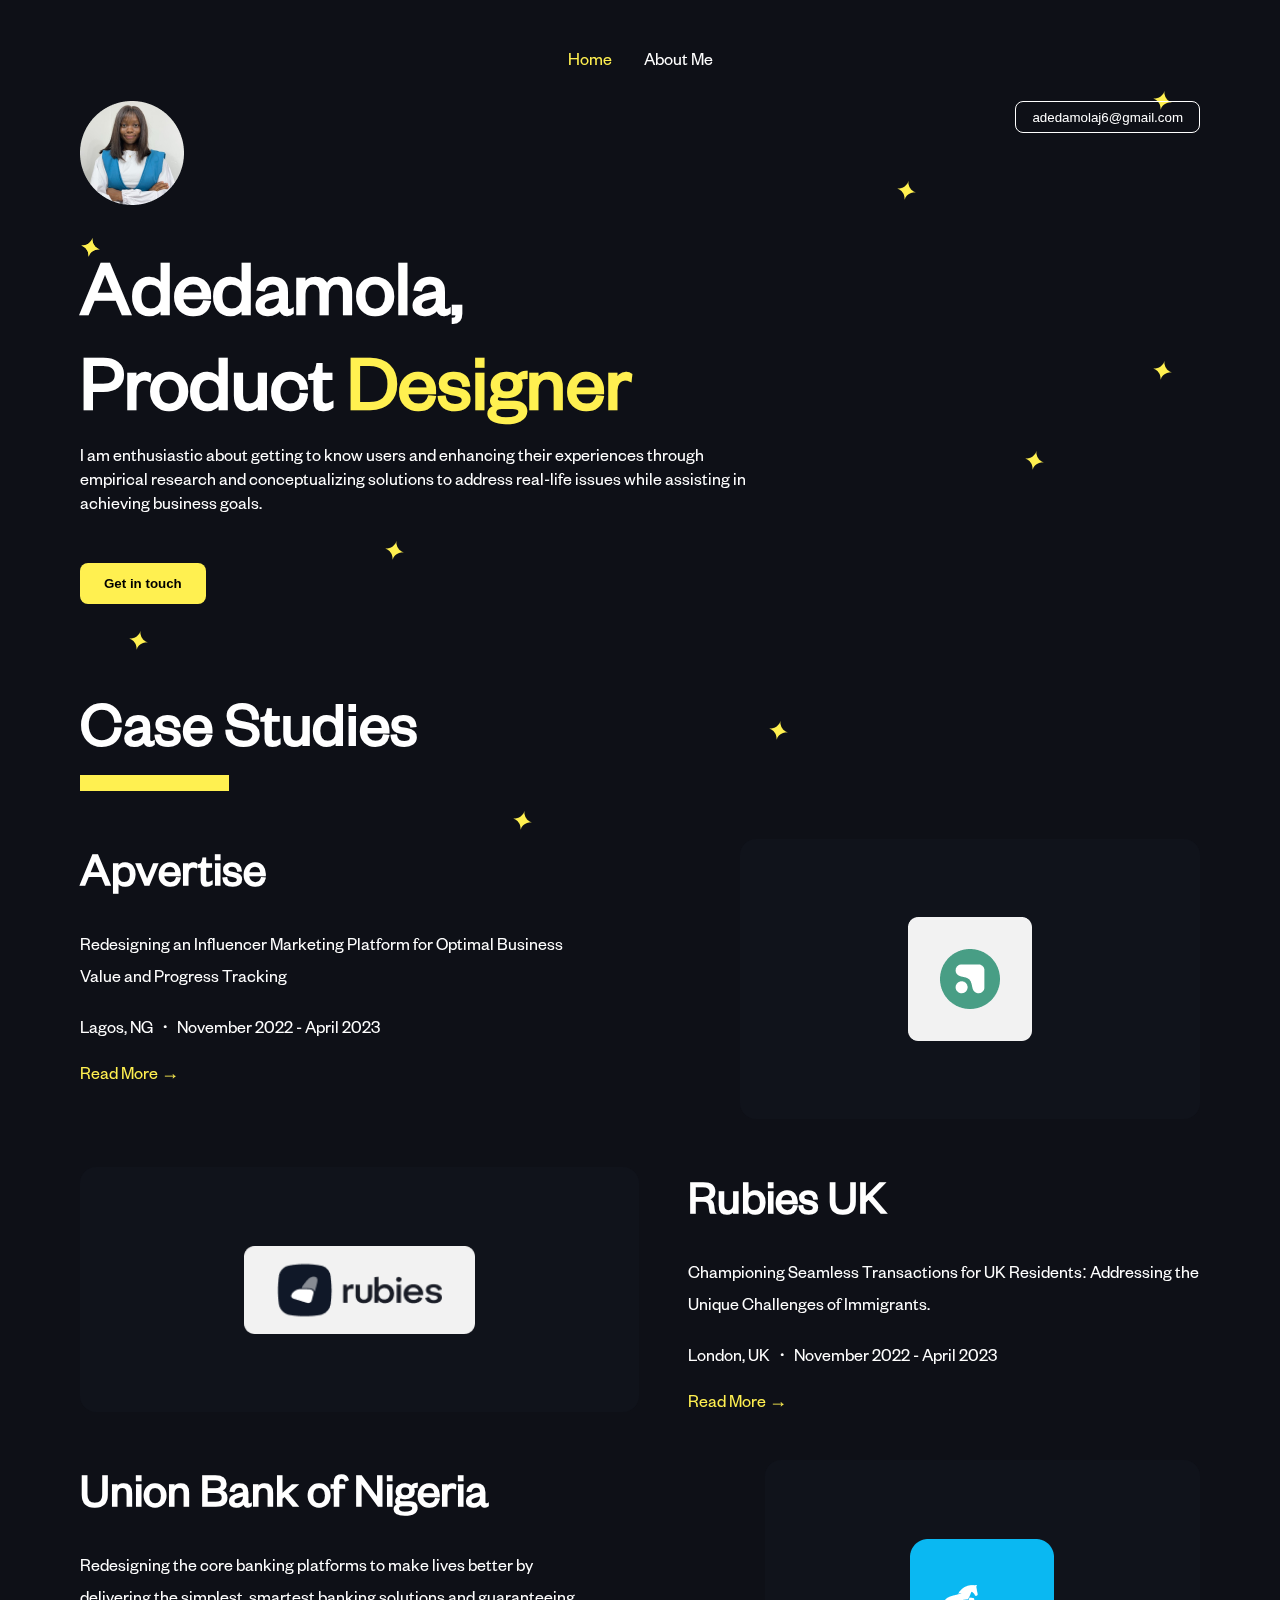
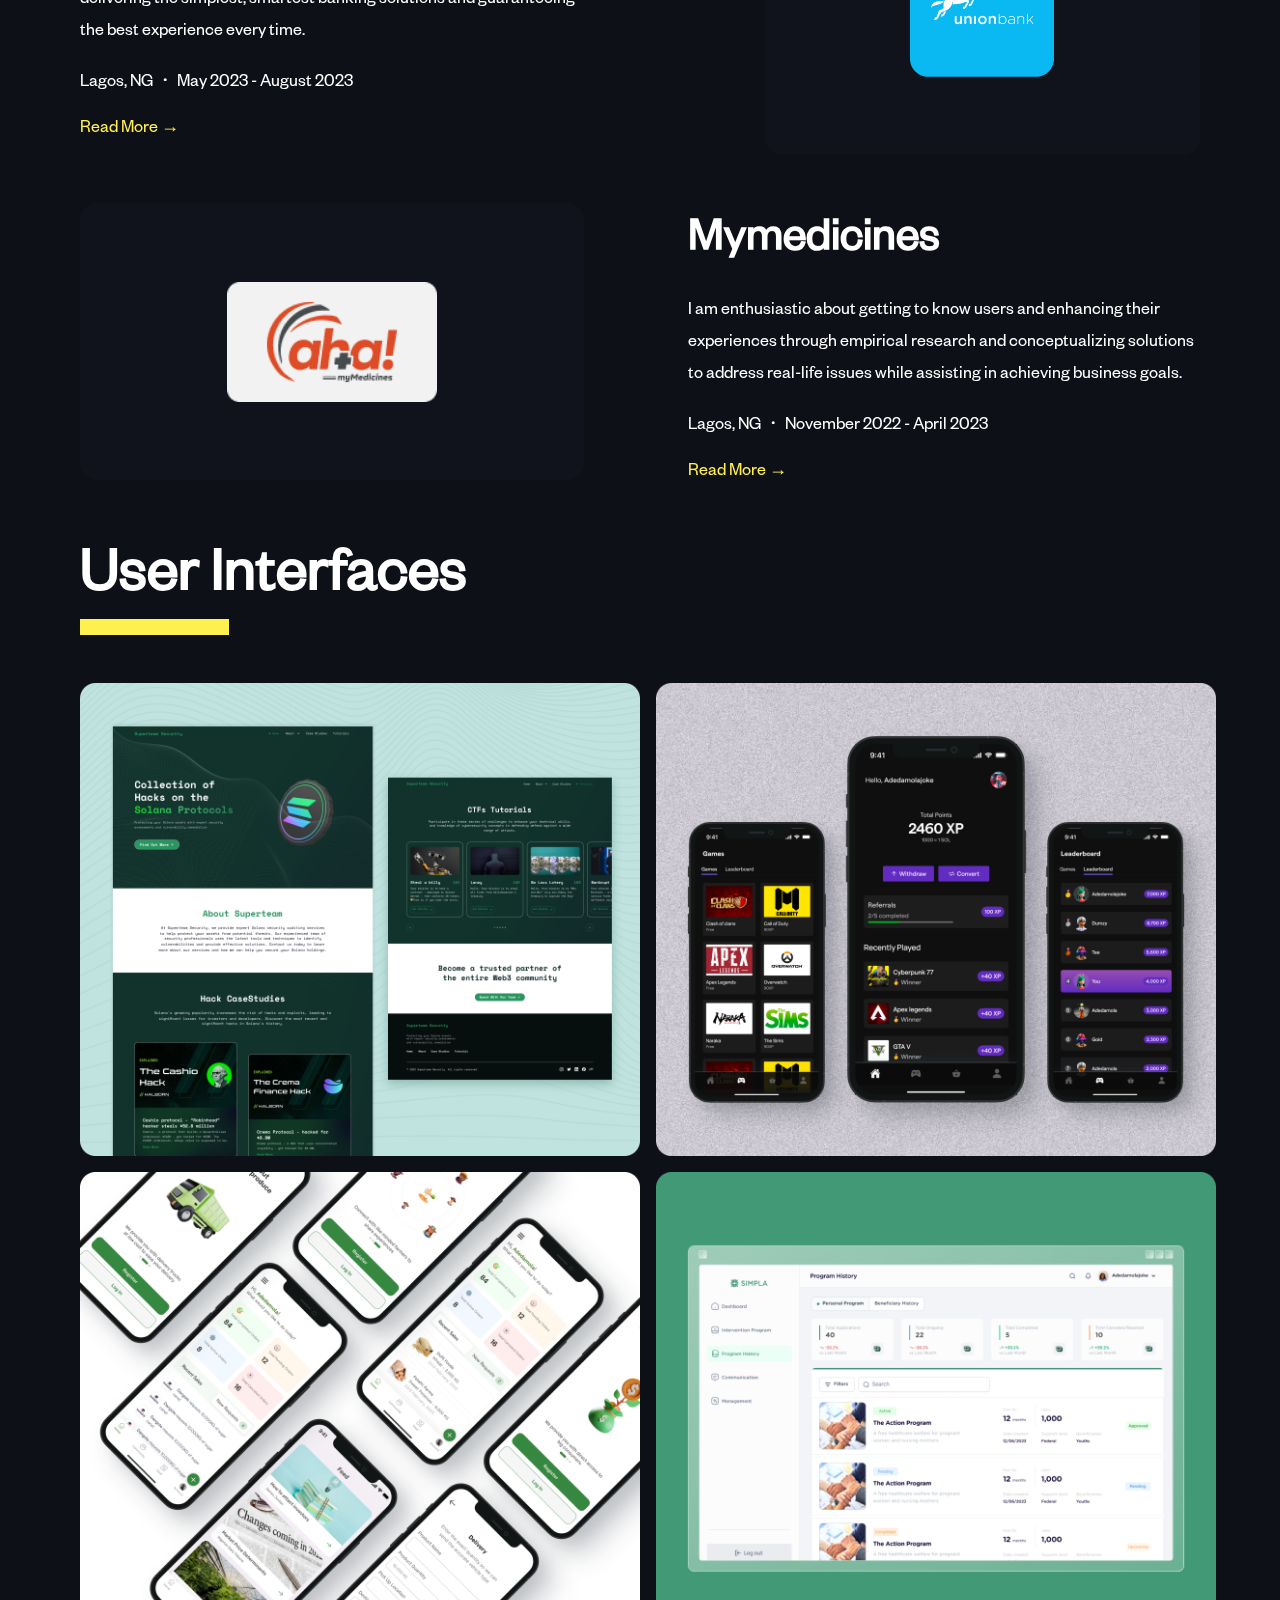
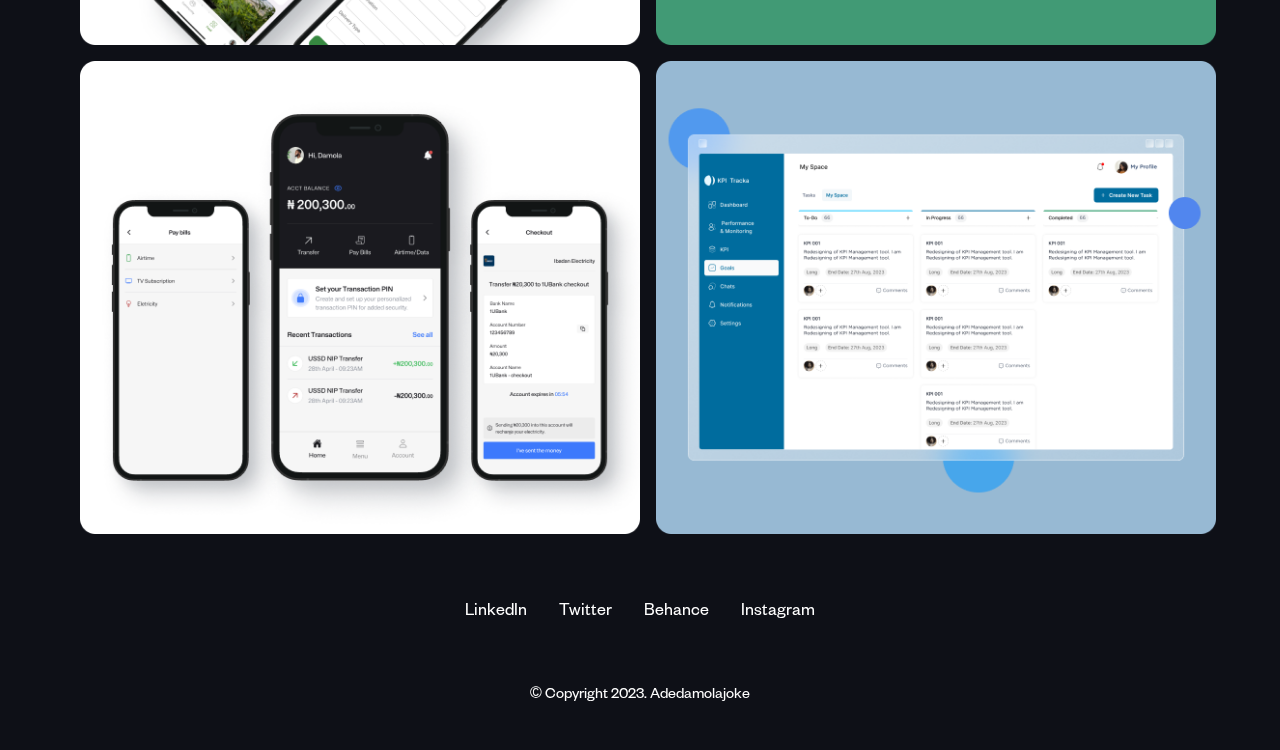
<file: index.html>
<!DOCTYPE html>
<html lang="en">
  <head>
    <meta charset="UTF-8" />
    <meta name="viewport" content="width=device-width, initial-scale=1.0" />
    <title>Adamola's Portfolio</title>
    <link rel="stylesheet" href="styles.css" />
  </head>
  <body class="body-style">
    <nav id="nav">
      <ul class="nav">
        <li class="selected" onclick="selectItem(this)">Home</li>
        <li onclick="selectItem(this)"><a href="about.html">About Me</a></li>
      </ul>
    </nav>
    <header class="header">
      <img src="images/profile.png" />
      <button class="header-button">adedamolaj6@gmail.com</button>
    </header>
    <div class="stars-container"></div>
    <div class="stars-container"></div>
    <div class="stars-container"></div>
    <div class="stars-container"></div>
    <div class="stars-container"></div>
    <div class="stars-container"></div>
    <div class="stars-container"></div>
    <div class="stars-container"></div>
    <div class="stars-container"></div>
    <div class="stars-container"></div>
    <section class="title">
      <h1 class="title-h">
        Adedamola, <br />Product <span style="color: #fff050">Designer</span>
      </h1>
      <p class="title-p">
        I am enthusiastic about getting to know users and enhancing their
        experiences through empirical research and conceptualizing solutions to
        address real-life issues while assisting in achieving business goals.
      </p>
      <button class="title-button" onclick="openModal()">
        <b>Get in touch</b>
      </button>
      <!-- Modal -->

      <div class="modal" id="contactModal">
        <div class="modal-content">
          <span class="close" onclick="closeModal()">&times;</span>
          <h2>Let's create the next innovative solution together 🤝</h2>
          <form action="#">
            <label for="firstName">First Name:</label>
            <input type="text" id="firstName" name="firstName" required />

            <label for="lastName">Last Name:</label>
            <input type="text" id="lastName" name="lastName" required />

            <label for="email">Email:</label>
            <input type="email" id="email" name="email" required />

            <label for="message">Message:</label>
            <textarea id="message" name="message" rows="4" required></textarea>

            <button type="submit">Send Message</button>
          </form>
        </div>
      </div>
    </section>
    <section>
      <h1 class="case-study-h">Case Studies</h1>
      <div class="case-studies">
        <div class="case-studies-text">
          <h3 class="case-studies-text-h">Apvertise</h3>
          <p style="line-height: 2rem">
            Redesigning an Influencer Marketing Platform for Optimal Business
            Value and Progress Tracking
          </p>
          <br />
          <p style="line-height: 2rem">
            Lagos, NG ・ November 2022 - April 2023
          </p>
          <br />
          <a href="apvertise.html">Read More → </a>
        </div>
        <div class="case-studies-imgCont">
          <img
            class="case-studies-img"
            src="images/apvertise-logo.png"
            alt=""
          />
        </div>
      </div>

      <div class="case-studies">
        <div class="case-studies-text">
          <h3 class="case-studies-text-h">Rubies UK</h3>
          <p style="line-height: 2rem">
            Championing Seamless Transactions for UK Residents: Addressing the
            Unique Challenges of Immigrants.
          </p>
          <br />
          <p style="line-height: 2rem">
            London, UK ・ November 2022 - April 2023
          </p>
          <br />
          <a href="rubies.html">Read More → </a>
        </div>
        <div class="case-studies-imgCont">
          <img class="case-studies-img" src="images/rubies-logo.png" alt="" />
        </div>
      </div>
      <div class="case-studies">
        <div class="case-studies-text">
          <h3 class="case-studies-text-h">Union Bank of Nigeria</h3>
          <p style="line-height: 2rem">
            Redesigning the core banking platforms to make lives better by
            delivering the simplest, smartest banking solutions and guaranteeing
            the best experience every time.
          </p>
          <br />
          <p style="line-height: 2rem">Lagos, NG ・ May 2023 - August 2023</p>
          <br />
          <a href="union-bank.html">Read More → </a>
        </div>
        <div class="case-studies-imgCont">
          <img
            class="case-studies-img"
            src="images/union-bank-logo.png"
            alt=""
          />
        </div>
      </div>
      <div class="case-studies">
        <div class="case-studies-text">
          <h3 class="case-studies-text-h">Mymedicines</h3>
          <p style="line-height: 2rem">
            I am enthusiastic about getting to know users and enhancing their
            experiences through empirical research and conceptualizing solutions
            to address real-life issues while assisting in achieving business
            goals.
          </p>
          <br />
          <p style="line-height: 2rem">
            Lagos, NG ・ November 2022 - April 2023
          </p>
          <br />
          <a href="#">Read More → </a>
        </div>
        <div class="case-studies-imgCont">
          <img
            class="case-studies-img"
            src="images/myMedicines-logo.png"
            alt=""
          />
        </div>
      </div>
    </section>
    <section>
      <h1 class="case-study-h">User Interfaces</h1>
      <div class="user-interface">
        <div class="user-interface-img">
          <img src="images/user-1.png" alt="" />
          <img src="images/user-2.png" alt="" />
        </div>
        <div class="user-interface-img">
          <img src="images/user-3.png" alt="" />
          <img src="images/user-4.png" alt="" />
        </div>
        <div class="user-interface-img">
          <img src="images/user-5.png" alt="" />
          <img src="images/user-6.png" alt="" />
        </div>
      </div>
    </section>
    <footer>
      <div>
        <ul class="footer">
          <li>
            <a href="https://linkedin.com/in/adedamolaoyewale" target="_blank"
              >LinkedIn</a
            >
          </li>
          <li><a href="https://x.com/adedamolajoke"></a>Twitter</li>
          <li><a href=""></a>Behance</li>
          <li><a href="https://instagram.com/adedamolajoke"></a>Instagram</li>
        </ul>
      </div>
      <div style="text-align: center">© Copyright 2023. Adedamolajoke</div>
    </footer>
  </body>
  <script src="https://smtpjs.com/v3/smtp.js"></script>
  <script src="script.js"></script>
</html>
</file>
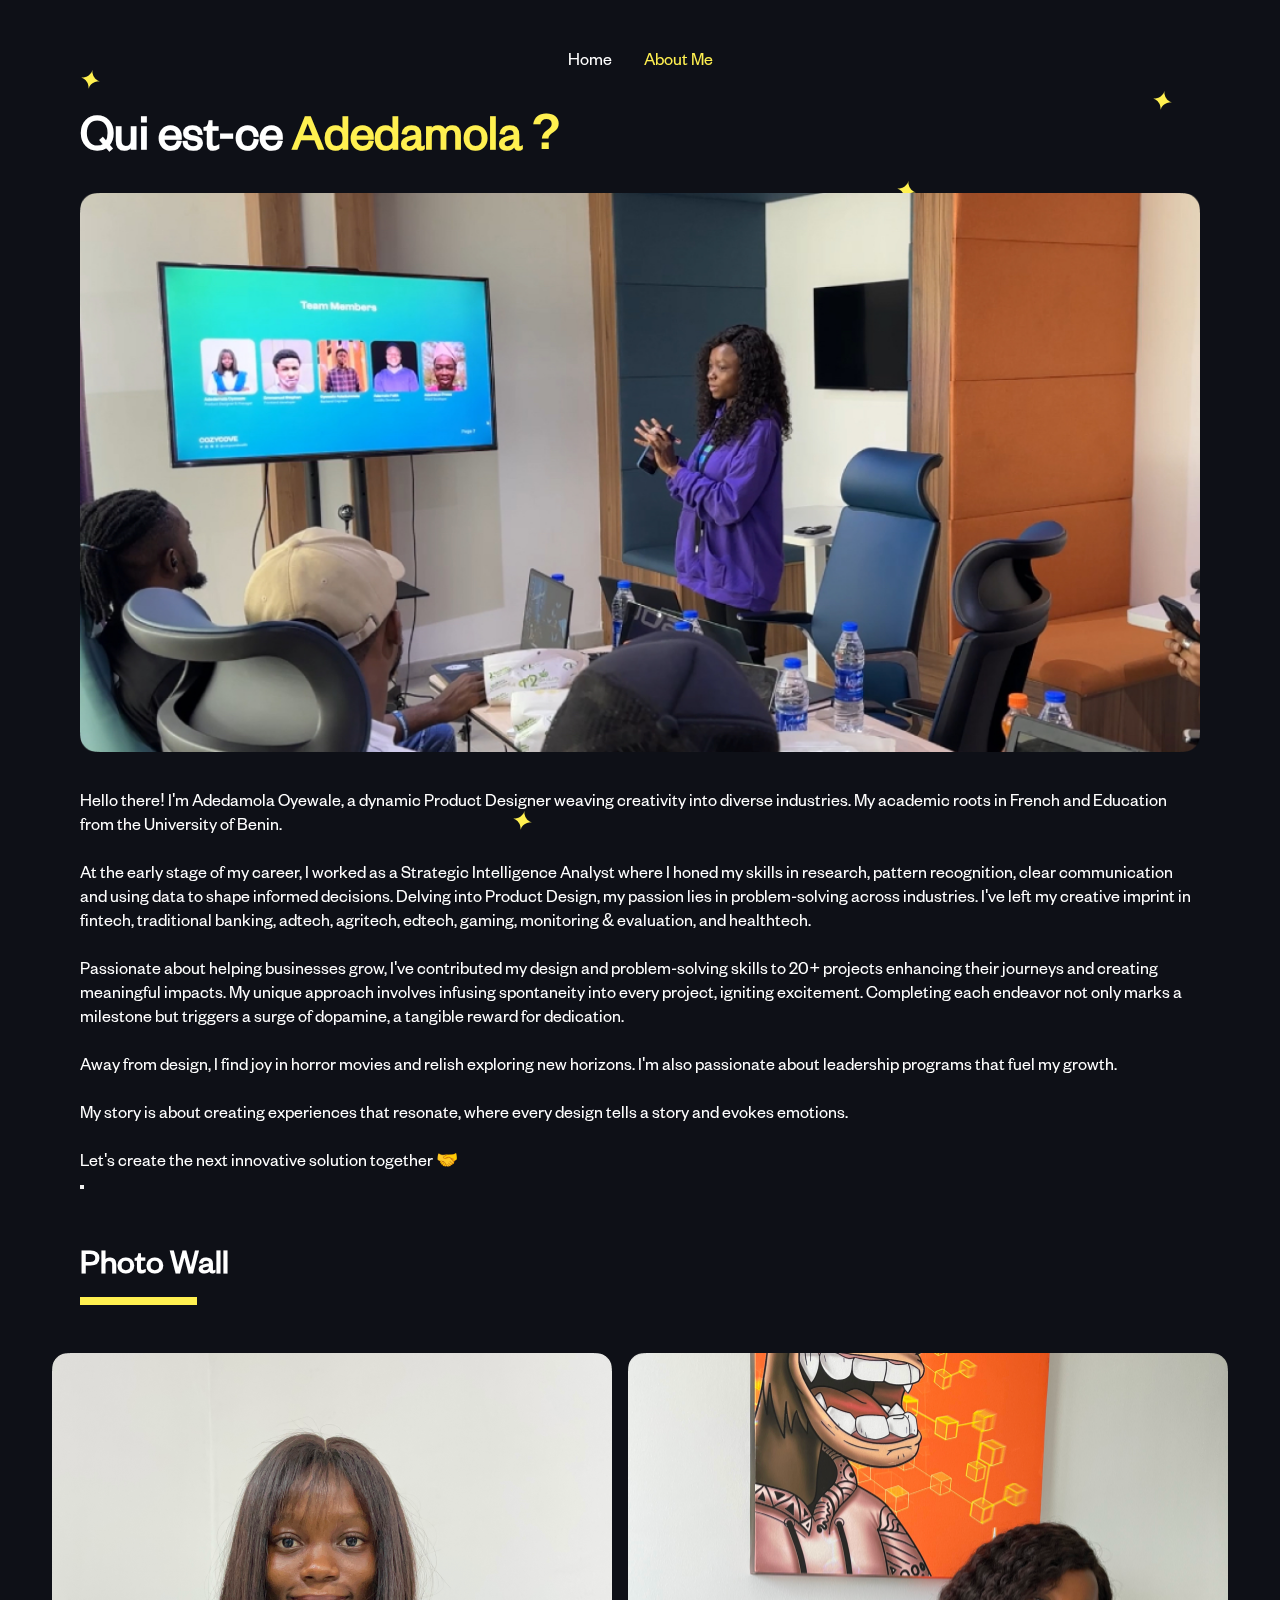
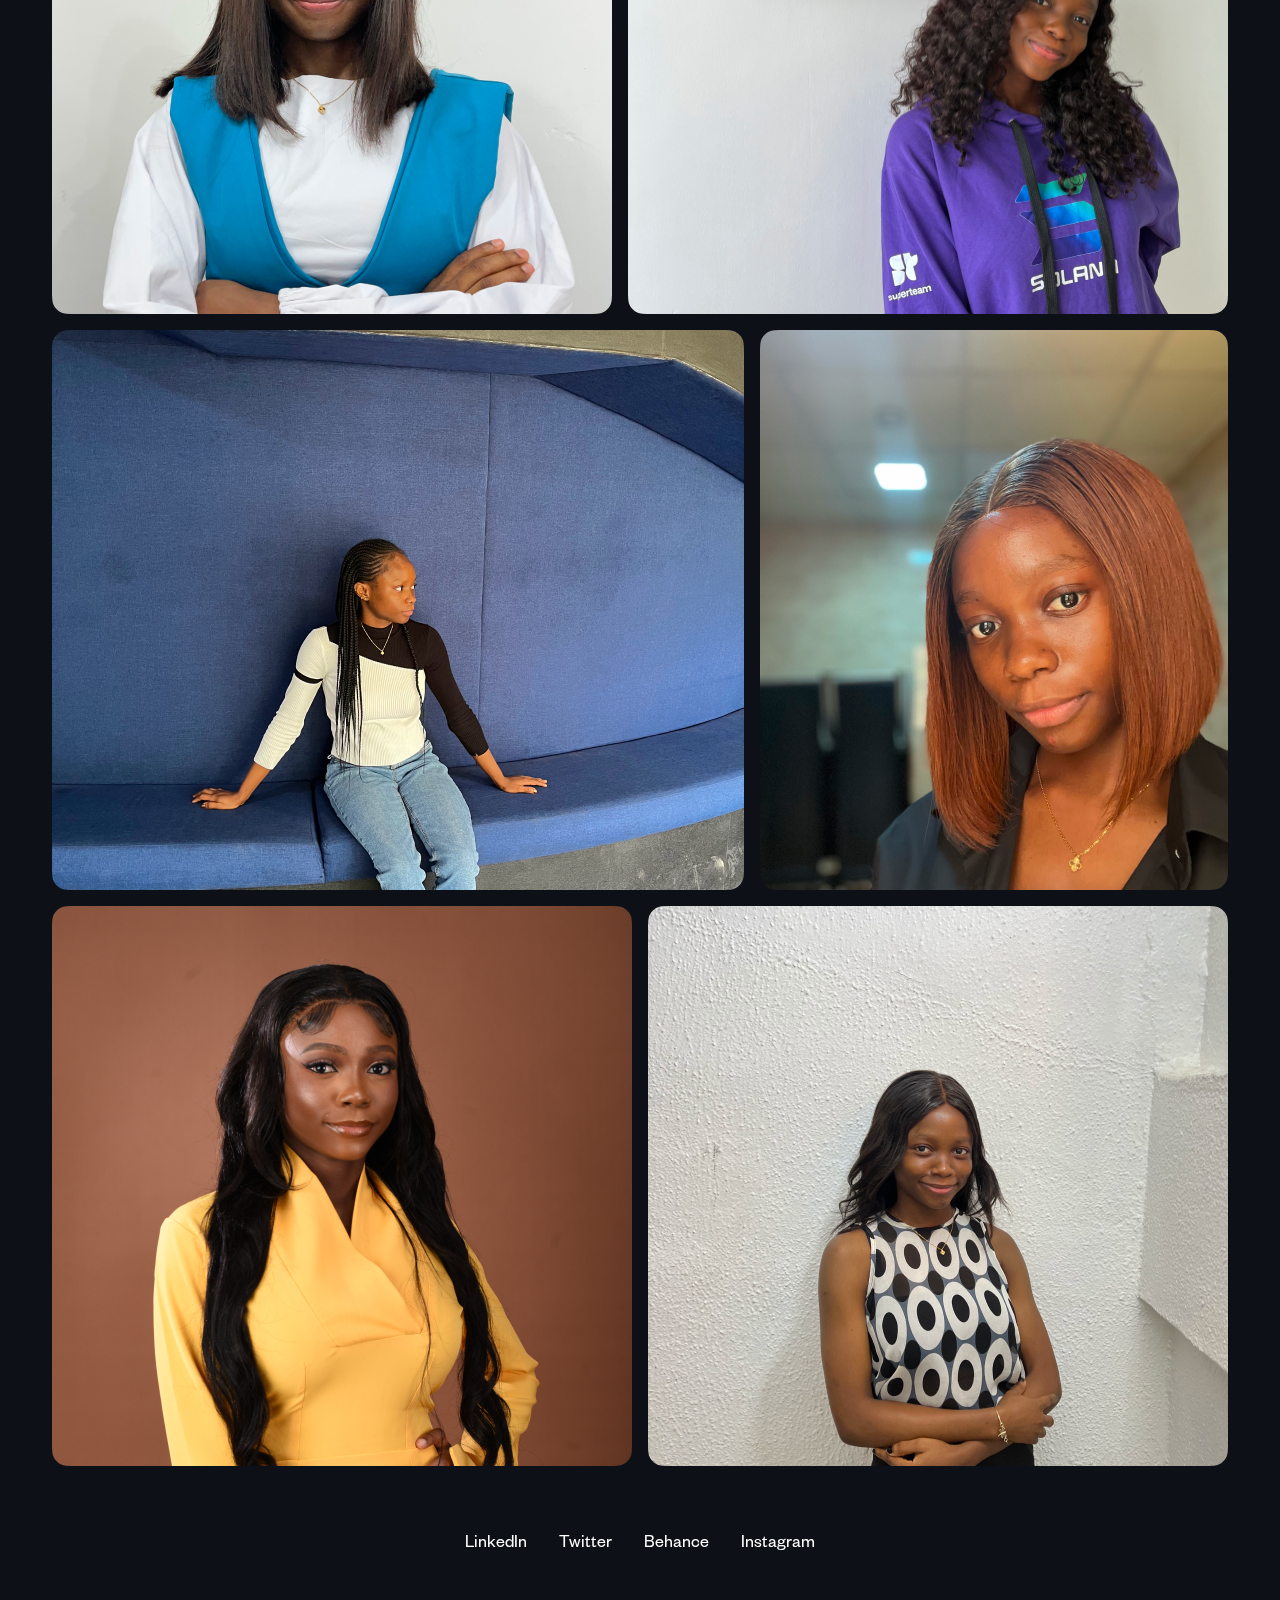
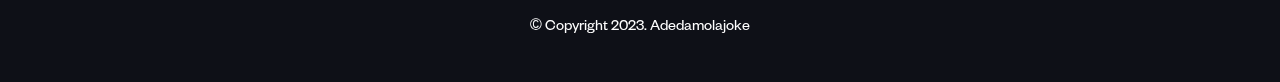
<file: about.html>
<!DOCTYPE html>
<html lang="en">
  <head>
    <meta charset="UTF-8" />
    <meta name="viewport" content="width=device-width, initial-scale=1.0" />
    <title>Adamola's Portfolio</title>
    <link rel="stylesheet" href="styles.css" />
  </head>
  <body class="body-style">
    <nav id="nav">
      <ul class="nav">
        <a href="index.html"><li onclick="selectItem(this)">Home</li></a>
        <li class="selected" onclick="selectItem(this)">About Me</li>
      </ul>
    </nav>

    <div class="stars-container"></div>
    <div class="stars-container"></div>
    <div class="stars-container"></div>
    <div class="stars-container"></div>
    <div class="stars-container"></div>
    <div class="stars-container"></div>
    <div class="stars-container"></div>
    <div class="stars-container"></div>
    <div class="stars-container"></div>
    <div class="stars-container"></div>

    <section>
      <h1 class="about-h">
        Qui est-ce <span style="color: #fff050">Adedamola ?</span>
      </h1>
      <img class="about-img" src="images/aboutImg.png" alt="" />
      <div>
        <p>
          Hello there! I'm Adedamola Oyewale, a dynamic Product Designer weaving
          creativity into diverse industries. My academic roots in French and
          Education from the University of Benin.
        </p>
        <p>&nbsp;</p>
        <p>
          At the early stage of my career, I worked as a Strategic Intelligence
          Analyst where I honed my skills in research, pattern recognition,
          clear communication and using data to shape informed decisions.
          Delving into Product Design, my passion lies in problem-solving across
          industries. I've left my creative imprint in fintech, traditional
          banking, adtech, agritech, edtech, gaming, monitoring & evaluation,
          and healthtech.
        </p>
        <p>&nbsp;</p>

        <p>
          Passionate about helping businesses grow, I've contributed my design
          and problem-solving skills to 20+ projects enhancing their journeys
          and creating meaningful impacts. My unique approach involves infusing
          spontaneity into every project, igniting excitement. Completing each
          endeavor not only marks a milestone but triggers a surge of dopamine,
          a tangible reward for dedication.
        </p>
        <p>&nbsp;</p>

        <p>
          Away from design, I find joy in horror movies and relish exploring new
          horizons. I'm also passionate about leadership programs that fuel my
          growth.
        </p>
        <p>&nbsp;</p>

        <p>
          My story is about creating experiences that resonate, where every
          design tells a story and evokes emotions.
        </p>
        <p>&nbsp;</p>

        <p>Let's create the next innovative solution together 🤝</p>
      </div>
      <button></button>
    </section>
    <section>
      <h1 class="about-photo-h">Photo Wall</h1>
      <div>
        <div class="photo-walls">
          <img src="images/IMG_7579 1.png" />
          <img src="images/IMG_3166 1.png" />
        </div>
        <div class="photo-walls">
          <img src="images/IMG_3332 1.png" />
          <img src="images/IMG_4570 1.png" />
        </div>
        <div class="photo-walls">
          <img src="images/IMG_3342 1.png" />
          <img src="images/IMG_5004 1.png" />
        </div>
      </div>
    </section>
    <footer>
      <div>
        <ul class="footer">
          <li>
            <a href="https://linkedin.com/in/adedamolaoyewale" target="_blank"
              >LinkedIn</a
            >
          </li>
          <li><a href="https://x.com/adedamolajoke"></a>Twitter</li>
          <li><a href=""></a>Behance</li>
          <li><a href="https://instagram.com/adedamolajoke"></a>Instagram</li>
        </ul>
      </div>
      <div style="text-align: center">© Copyright 2023. Adedamolajoke</div>
    </footer>
  </body>
  <script src="script.js"></script>
</html>
</file>
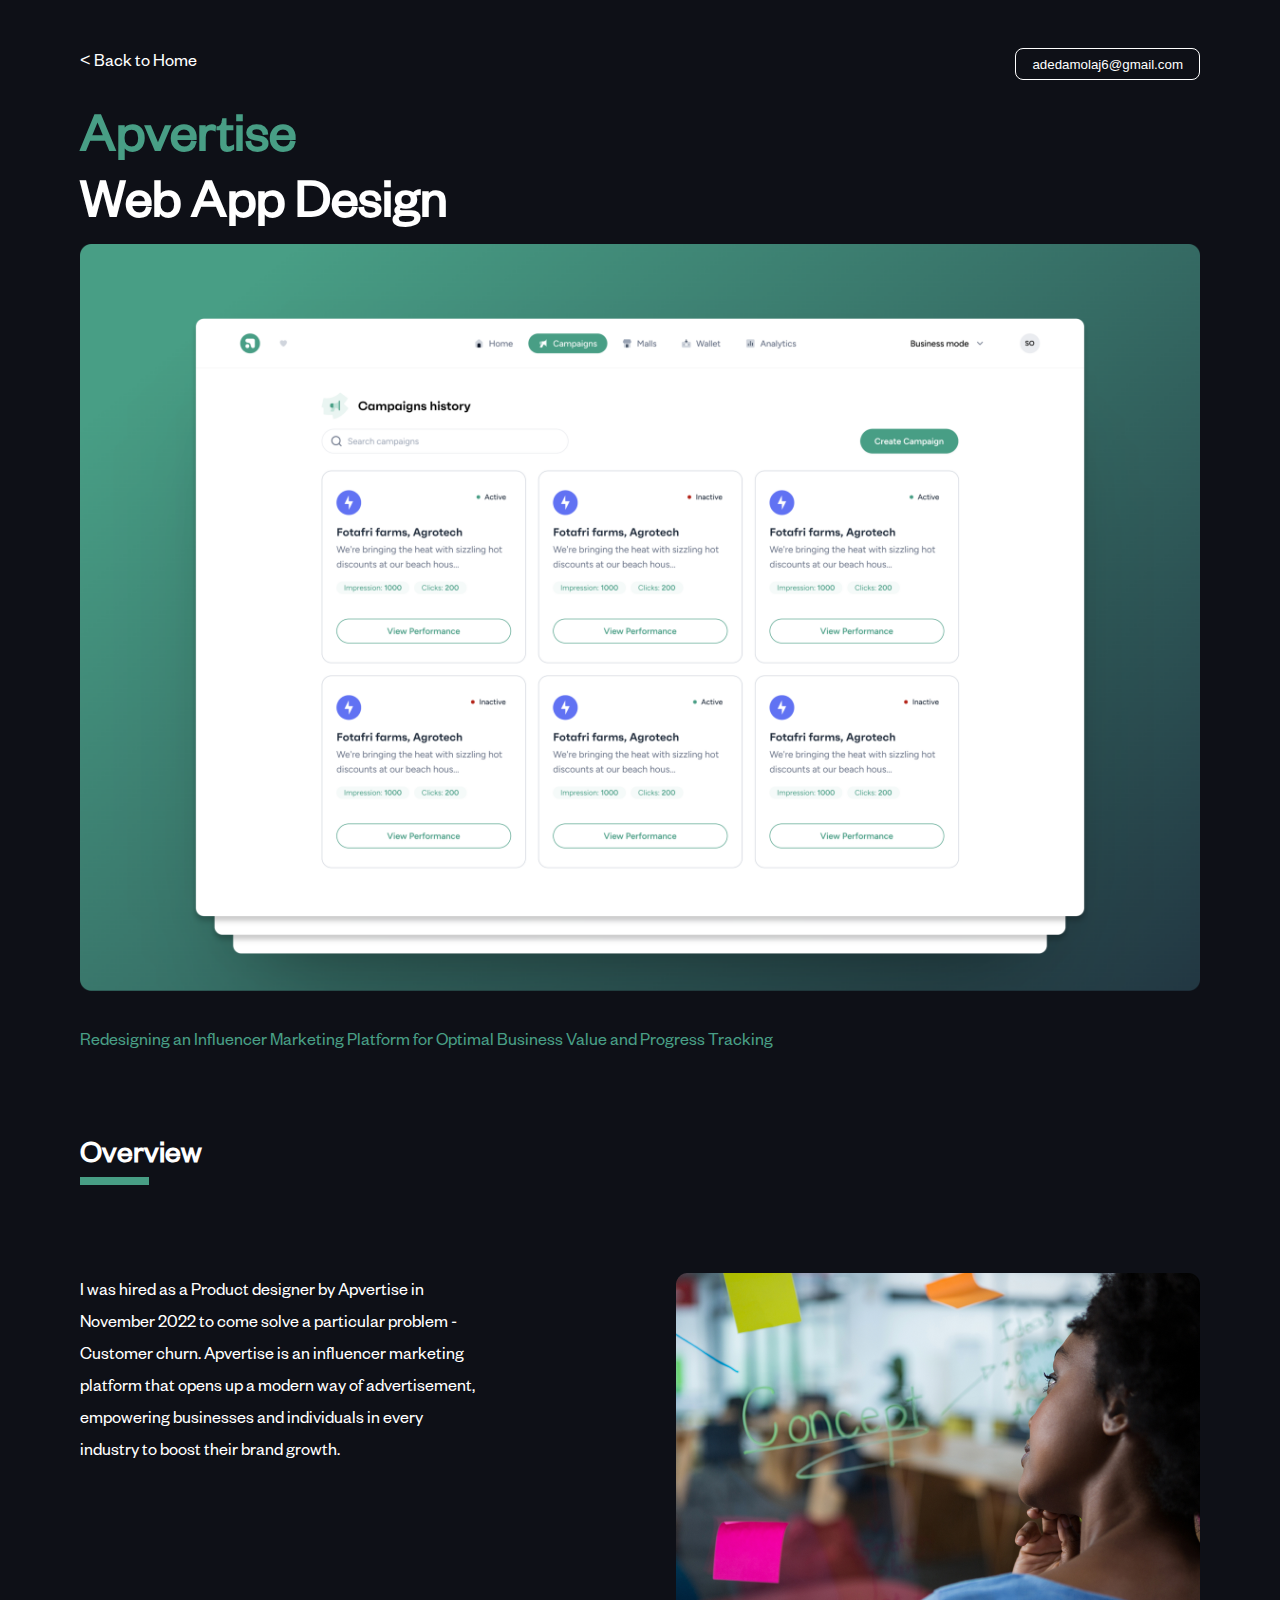
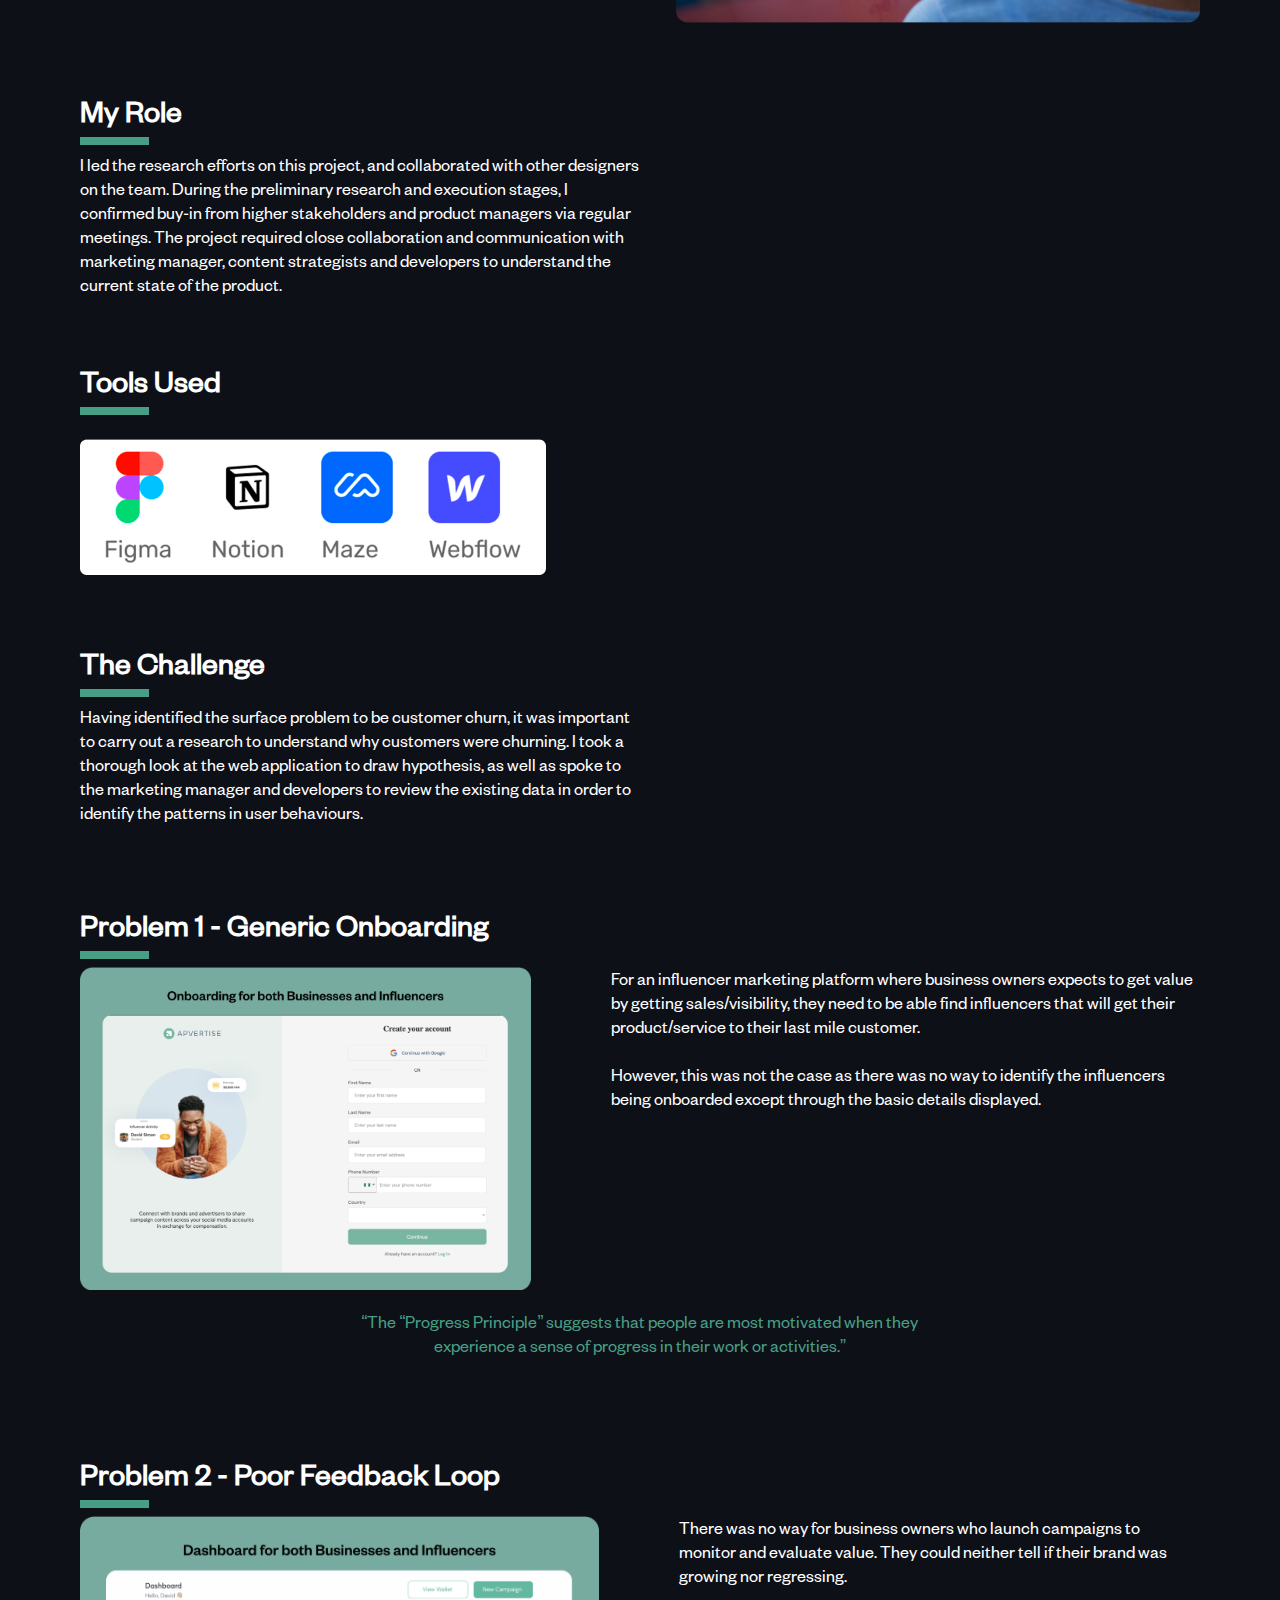
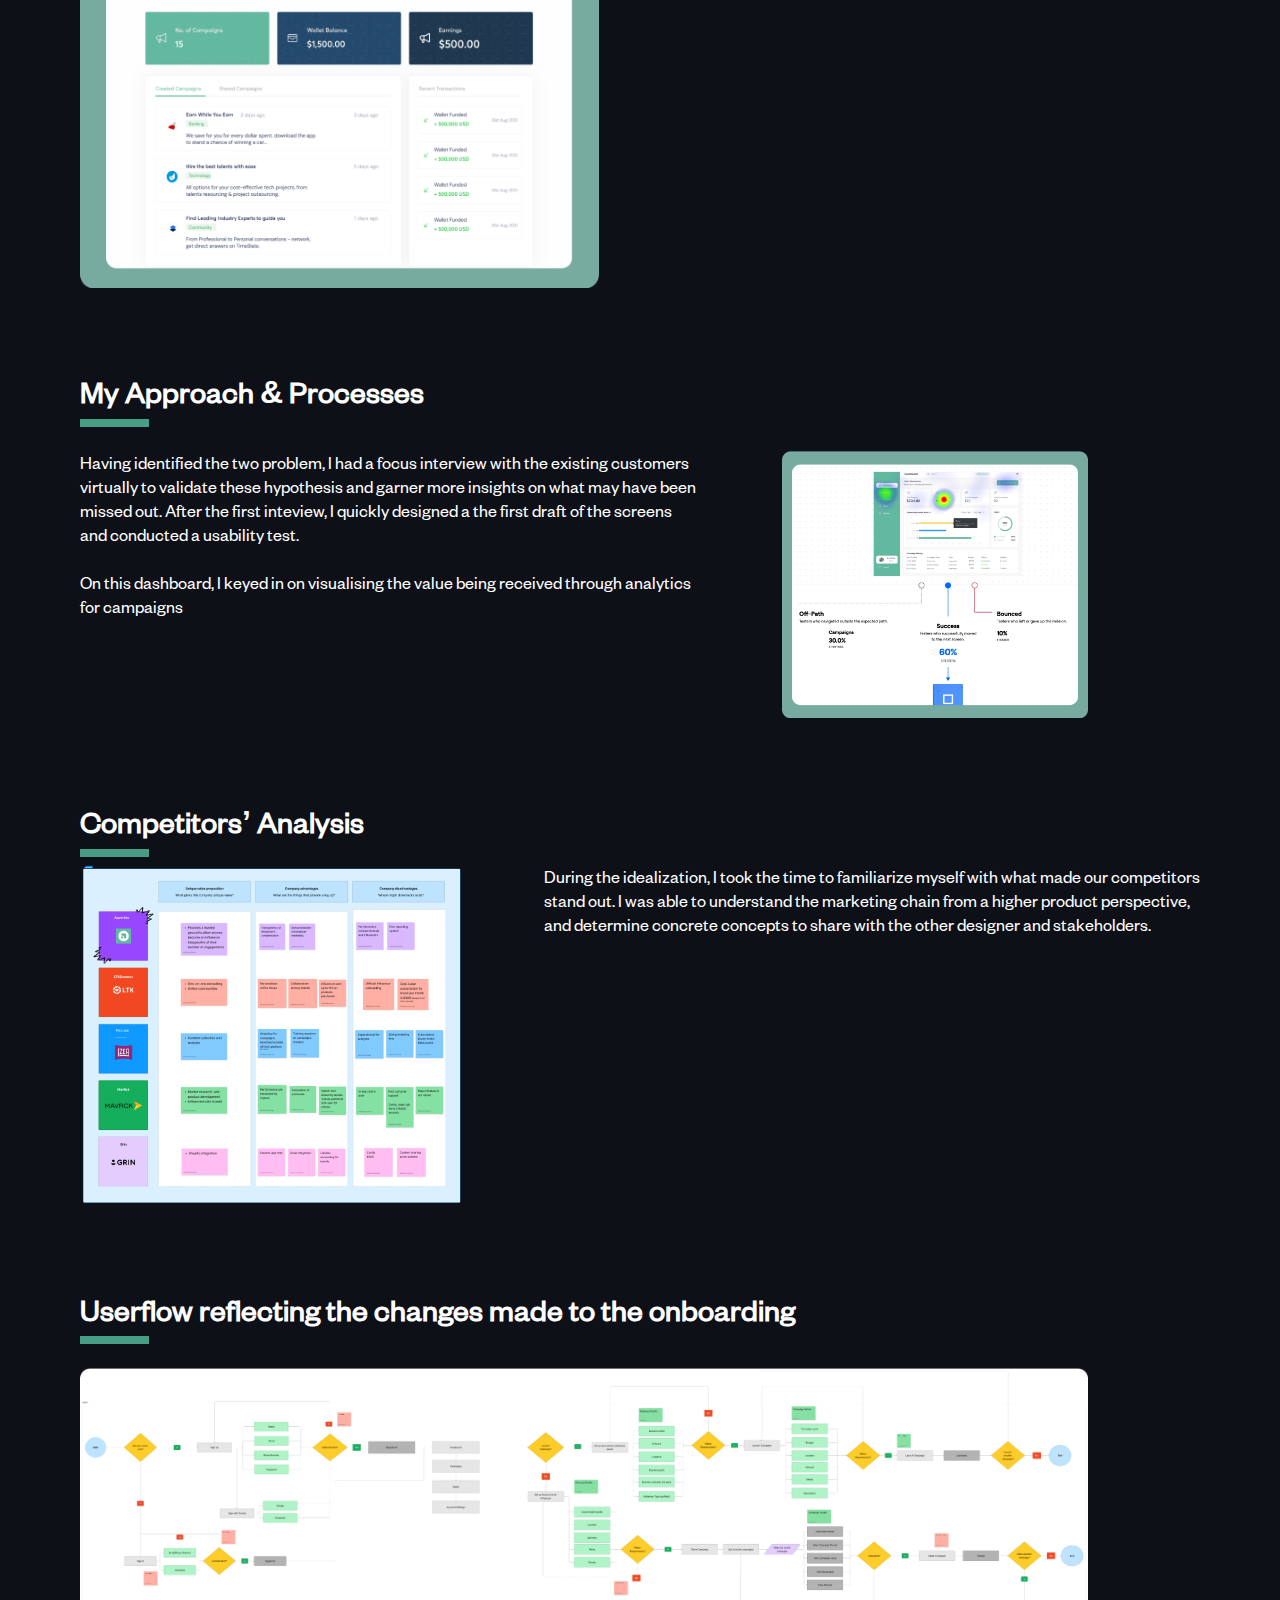
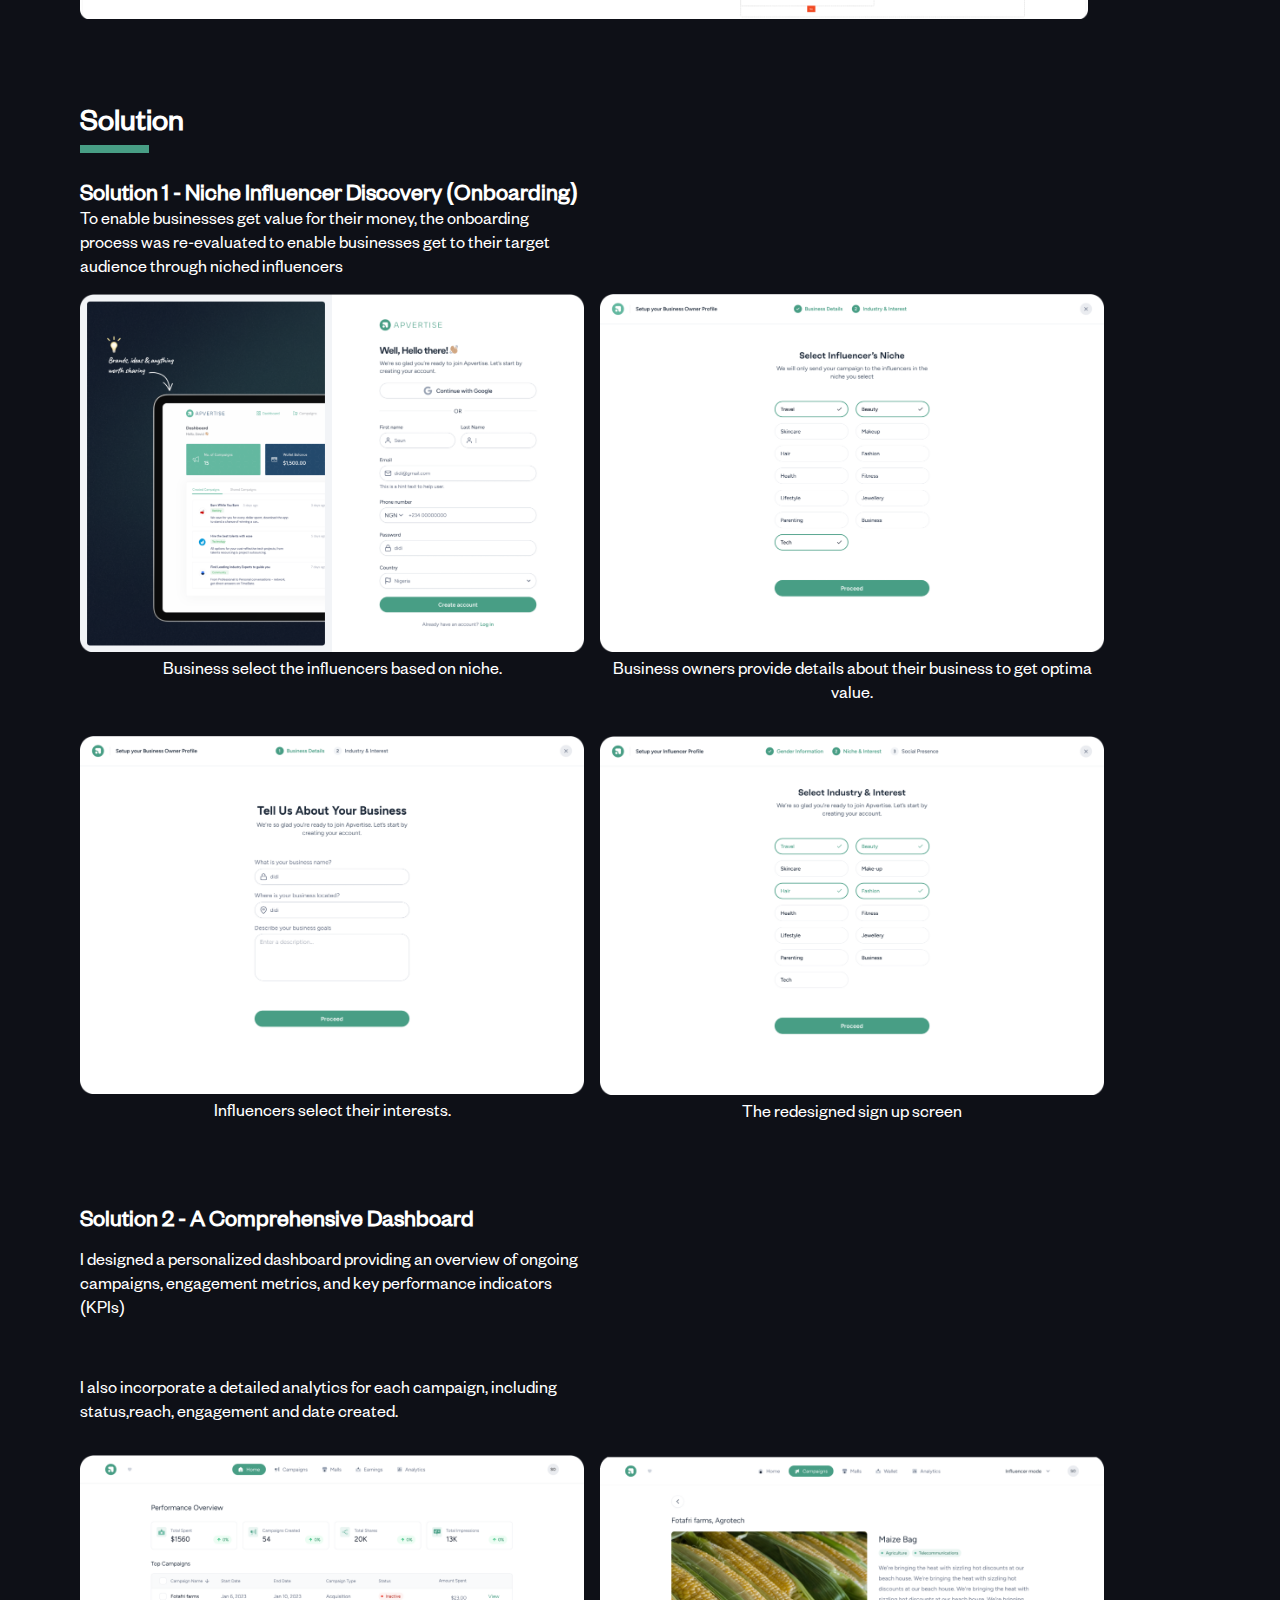
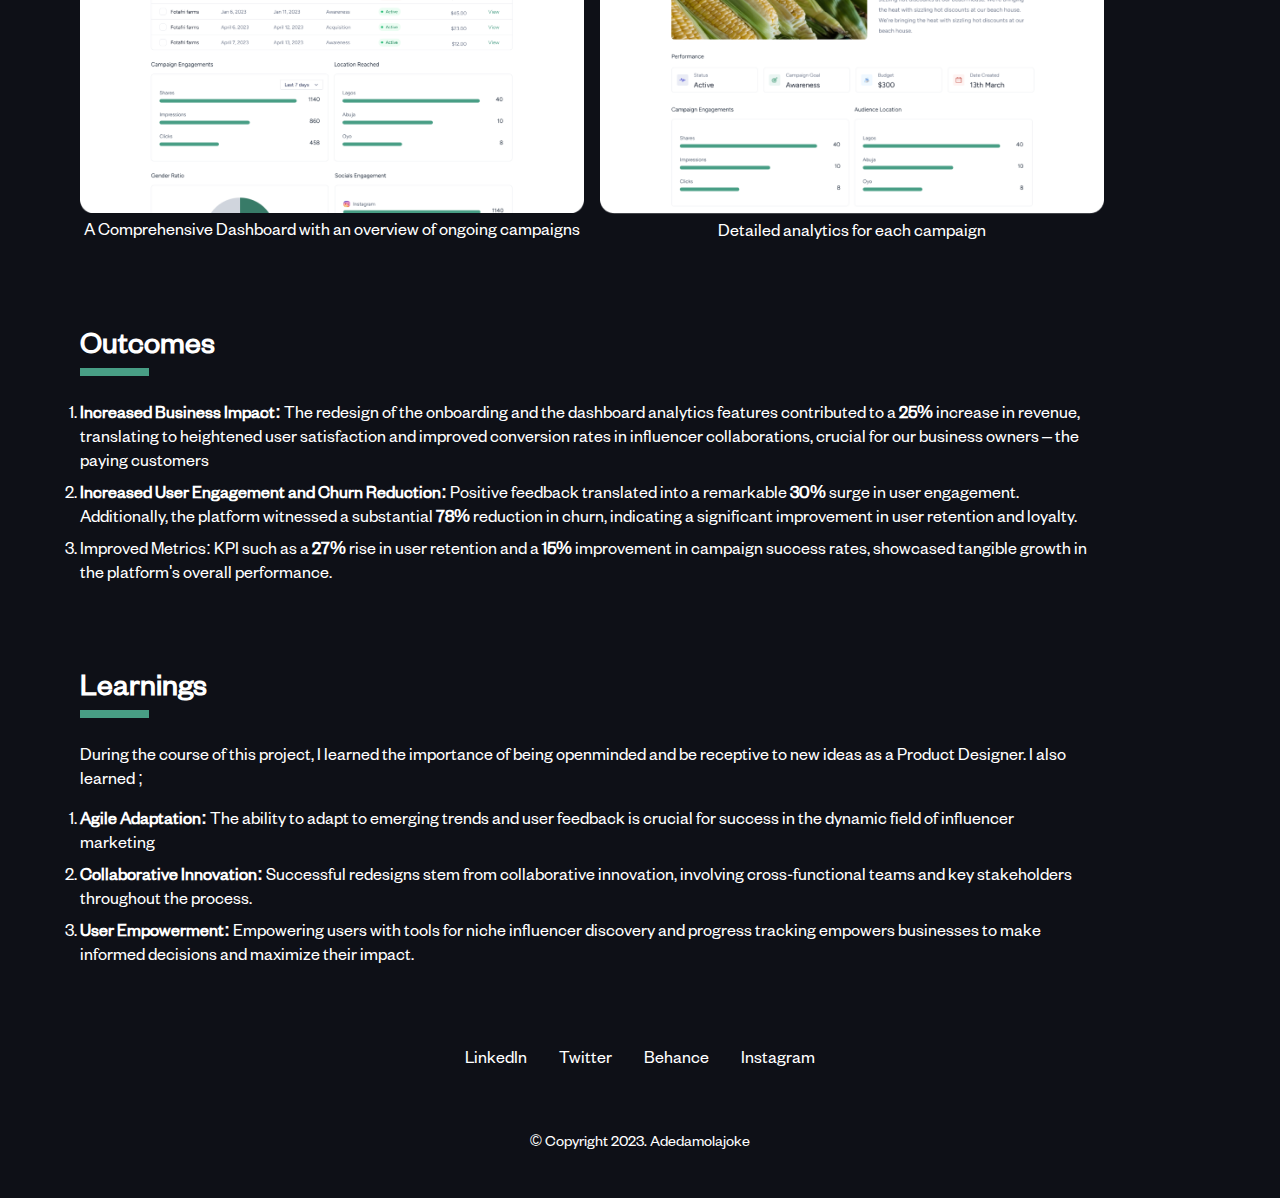
<file: apvertise.html>
<!DOCTYPE html>
<html lang="en">
  <head>
    <meta charset="UTF-8" />
    <meta name="viewport" content="width=device-width, initial-scale=1.0" />
    <title>Adamola's Portfolio</title>
    <link rel="stylesheet" href="styles.css" />
  </head>
  <body class="body-style">
    <header style="display: flex; justify-content: space-between">
      <p>
        <a href="index.html">&lt; Back to Home</a>
      </p>
      <button class="header-button-pre">adedamolaj6@gmail.com</button>
    </header>

    <section class="apvertise-land">
      <h1 class="apvertise-h">
        <span>Apvertise</span><br />
        Web App Design
      </h1>
      <img class="about-img" src="images/apvertise-land.png" alt="" />
      <p>
        Redesigning an Influencer Marketing Platform for Optimal Business Value
        and Progress Tracking
      </p>
    </section>
    <section class="apvertise-overview-sec">
      <h1 class="apvertise-sub-h">Overview</h1>
      <div class="rubies-overviews">
        <div class="rubies-overview-text">
          <p>
            I was hired as a Product designer by Apvertise in November 2022 to
            come solve a particular problem - Customer churn. Apvertise is an
            influencer marketing platform that opens up a modern way of
            advertisement, empowering businesses and individuals in every
            industry to boost their brand growth.
          </p>
        </div>
        <div class="rubies-overview-imgCont">
          <img
            class="rubies-overview-img"
            src="images/apvertis-lang-new.png"
            alt=""
          />
        </div>
      </div>
    </section>
    <section>
      <div>
        <div class="rubies-details">
          <div class="rubies-details-list">
            <h1 class="apvertise-sub-h">My Role</h1>
            <p>
              I led the research efforts on this project, and collaborated with
              other designers on the team. During the preliminary research and
              execution stages, I confirmed buy-in from higher stakeholders and
              product managers via regular meetings. The project required close
              collaboration and communication with marketing manager, content
              strategists and developers to understand the current state of the
              product.
            </p>
          </div>
        </div>
      </div>
      <div class="rubies-tools">
        <h1 class="apvertise-sub-h">Tools Used</h1>
        <img src="images/rubies-tools.png" />
      </div>
      <div>
        <h1 class="apvertise-sub-h">The Challenge</h1>
        <p class="word-resp">
          Having identified the surface problem to be customer churn, it was
          important to carry out a research to understand why customers were
          churning. I took a thorough look at the web application to draw
          hypothesis, as well as spoke to the marketing manager and developers
          to review the existing data in order to identify the patterns in user
          behaviours.
        </p>
      </div>
    </section>
    <section class="apvertise-overview-sec">
      <div>
        <h1 class="apvertise-sub-h">Problem 1 - Generic Onboarding</h1>
        <div class="rubies-problem">
          <div class="rubies-problem-imgCont">
            <img
              class="rubies-problem-img"
              src="images/apverstise-problem.png"
              alt=""
            />
          </div>
          <div>
            <p>
              For an influencer marketing platform where business owners expects
              to get value by getting sales/visibility, they need to be able
              find influencers that will get their product/service to their last
              mile customer.
            </p>
            <p>&nbsp;</p>
            <p>
              However, this was not the case as there was no way to identify the
              influencers being onboarded except through the basic details
              displayed.
            </p>
          </div>
        </div>
        <p class="apverstise-col">
          “The “Progress Principle” suggests that people are most motivated when
          they <br />experience a sense of progress in their work or
          activities.”
        </p>
      </div>
      <div>
        <h1 class="apvertise-sub-h">Problem 2 - Poor Feedback Loop</h1>
        <div class="rubies-problem">
          <div class="rubies-problem-imgCont">
            <img
              class="rubies-problem-img"
              src="images/apverstise-problem-2.png"
              alt=""
            />
          </div>
          <div>
            <p>
              There was no way for business owners who launch campaigns to
              monitor and evaluate value. They could neither tell if their brand
              was growing nor regressing.
            </p>
          </div>
        </div>
      </div>
    </section>
    <section>
      <div class="ideation">
        <h1 class="apvertise-sub-h">My Approach & Processes</h1>
        <div class="rubies-problem">
          <div class="">
            <p>
              Having identified the two problem, I had a focus interview with
              the existing customers virtually to validate these hypothesis and
              garner more insights on what may have been missed out. After the
              first inteview, I quickly designed a the first draft of the
              screens and conducted a usability test.
            </p>
            <p>&nbsp;</p>
            <p>
              On this dashboard, I keyed in on visualising the value being
              received through analytics for campaigns
            </p>
          </div>
          <div class="rubies-problem-imgCont">
            <img
              class="rubies-problem-img"
              src="images/maze_report-mission-1-screen-1-optimal-path 1.png"
              alt=""
            />
          </div>
        </div>
      </div>
      <div>
        <h1 class="apvertise-sub-h">Competitors’ Analysis</h1>
        <div class="rubies-problem">
          <div class="rubies-problem-imgCont">
            <img
              class="rubies-problem-img"
              src="images/image 4199.png"
              alt=""
            />
          </div>
          <div>
            <p>
              During the idealization, I took the time to familiarize myself
              with what made our competitors stand out. I was able to understand
              the marketing chain from a higher product perspective, and
              determine concrete concepts to share with the other designer and
              stakeholders.
            </p>
          </div>
        </div>
      </div>
      <div class="ideation">
        <h1 class="apvertise-sub-h">
          Userflow reflecting the changes made to the onboarding
        </h1>

        <img src="images/flow-chart-apvertise.png" alt="flow cahrt" />
      </div>
      <div class="ideation">
        <h1 class="apvertise-sub-h">Solution</h1>
        <div>
          <h2>Solution 1 - Niche Influencer Discovery (Onboarding)</h2>
          <p class="word-resp">
            To enable businesses get value for their money, the onboarding
            process was re-evaluated to enable businesses get to their target
            audience through niched influencers
          </p>

          <div class="image-container">
            <div class="apvertise-solution-image">
              <img src="images/image 4204.png" alt="Image 4" />
              <p>Business select the influencers based on niche.</p>
            </div>
            <div class="apvertise-solution-image">
              <img src="images/image 4203.png" alt="Image 3" />
              <p>
                Business owners provide details about their business to get
                optima value.
              </p>
            </div>
            <div class="apvertise-solution-image">
              <img src="images/image 4202.png" alt="Image 2" />
              <p>Influencers select their interests.</p>
            </div>
            <div class="apvertise-solution-image">
              <img src="images/image 4201.png" alt="Image 1" />
              <p>The redesigned sign up screen</p>
            </div>
          </div>
        </div>
      </div>
      <div class="ideation">
        <h2>Solution 2 - A Comprehensive Dashboard</h2>
        <p class="word-resp">
          I designed a personalized dashboard providing an overview of ongoing
          campaigns, engagement metrics, and key performance indicators (KPIs)
        </p>
        <p>&nbsp;</p>
        <p class="word-resp">
          I also incorporate a detailed analytics for each campaign, including
          status,reach, engagement and date created.
        </p>
        <div class="image-container">
          <div class="apvertise-solution-image">
            <img src="images/image 4206.png" alt="Image 1" />
            <p>
              A Comprehensive Dashboard with an overview of ongoing campaigns
            </p>
          </div>
          <div class="apvertise-solution-image">
            <img src="images/image 4205.png" alt="Image 2" />
            <p>Detailed analytics for each campaign</p>
          </div>
        </div>
      </div>

      <div class="ideation">
        <h1 class="apvertise-sub-h">Outcomes</h1>
        <ol>
          <li>
            <b>Increased Business Impact:</b> The redesign of the onboarding and
            the dashboard analytics features contributed to a
            <b>25% </b>increase in revenue, translating to heightened user
            satisfaction and improved conversion rates in influencer
            collaborations, crucial for our business owners – the paying
            customers
          </li>
          <li>
            <b>Increased User Engagement and Churn Reduction:</b> Positive
            feedback translated into a remarkable <b>30%</b> surge in user
            engagement. Additionally, the platform witnessed a substantial
            <b>78%</b> reduction in churn, indicating a significant improvement
            in user retention and loyalty.
          </li>
          <li>
            Improved Metrics: KPI such as a <b>27%</b> rise in user retention
            and a <b>15%</b>
            improvement in campaign success rates, showcased tangible growth in
            the platform's overall performance.
          </li>
        </ol>
      </div>
      <div class="ideation">
        <h1 class="apvertise-sub-h">Learnings</h1>
        <p>
          During the course of this project, I learned the importance of being
          openminded and be receptive to new ideas as a Product Designer. I also
          learned ;
        </p>
        <ol>
          <li>
            <b>Agile Adaptation:</b> The ability to adapt to emerging trends and
            user feedback is crucial for success in the dynamic field of
            influencer marketing
          </li>
          <li>
            <b>Collaborative Innovation:</b> Successful redesigns stem from
            collaborative innovation, involving cross-functional teams and key
            stakeholders throughout the process.
          </li>
          <li>
            <b>User Empowerment:</b> Empowering users with tools for niche
            influencer discovery and progress tracking empowers businesses to
            make informed decisions and maximize their impact.
          </li>
        </ol>
      </div>
    </section>
    <footer>
      <div>
        <ul class="footer">
          <li>
            <a href="https://linkedin.com/in/adedamolaoyewale" target="_blank"
              >LinkedIn</a
            >
          </li>
          <li><a href="https://x.com/adedamolajoke"></a>Twitter</li>
          <li><a href=""></a>Behance</li>
          <li><a href="https://instagram.com/adedamolajoke"></a>Instagram</li>
        </ul>
      </div>
      <div style="text-align: center">© Copyright 2023. Adedamolajoke</div>
    </footer>
  </body>
  <script src="script.js"></script>
</html>
</file>
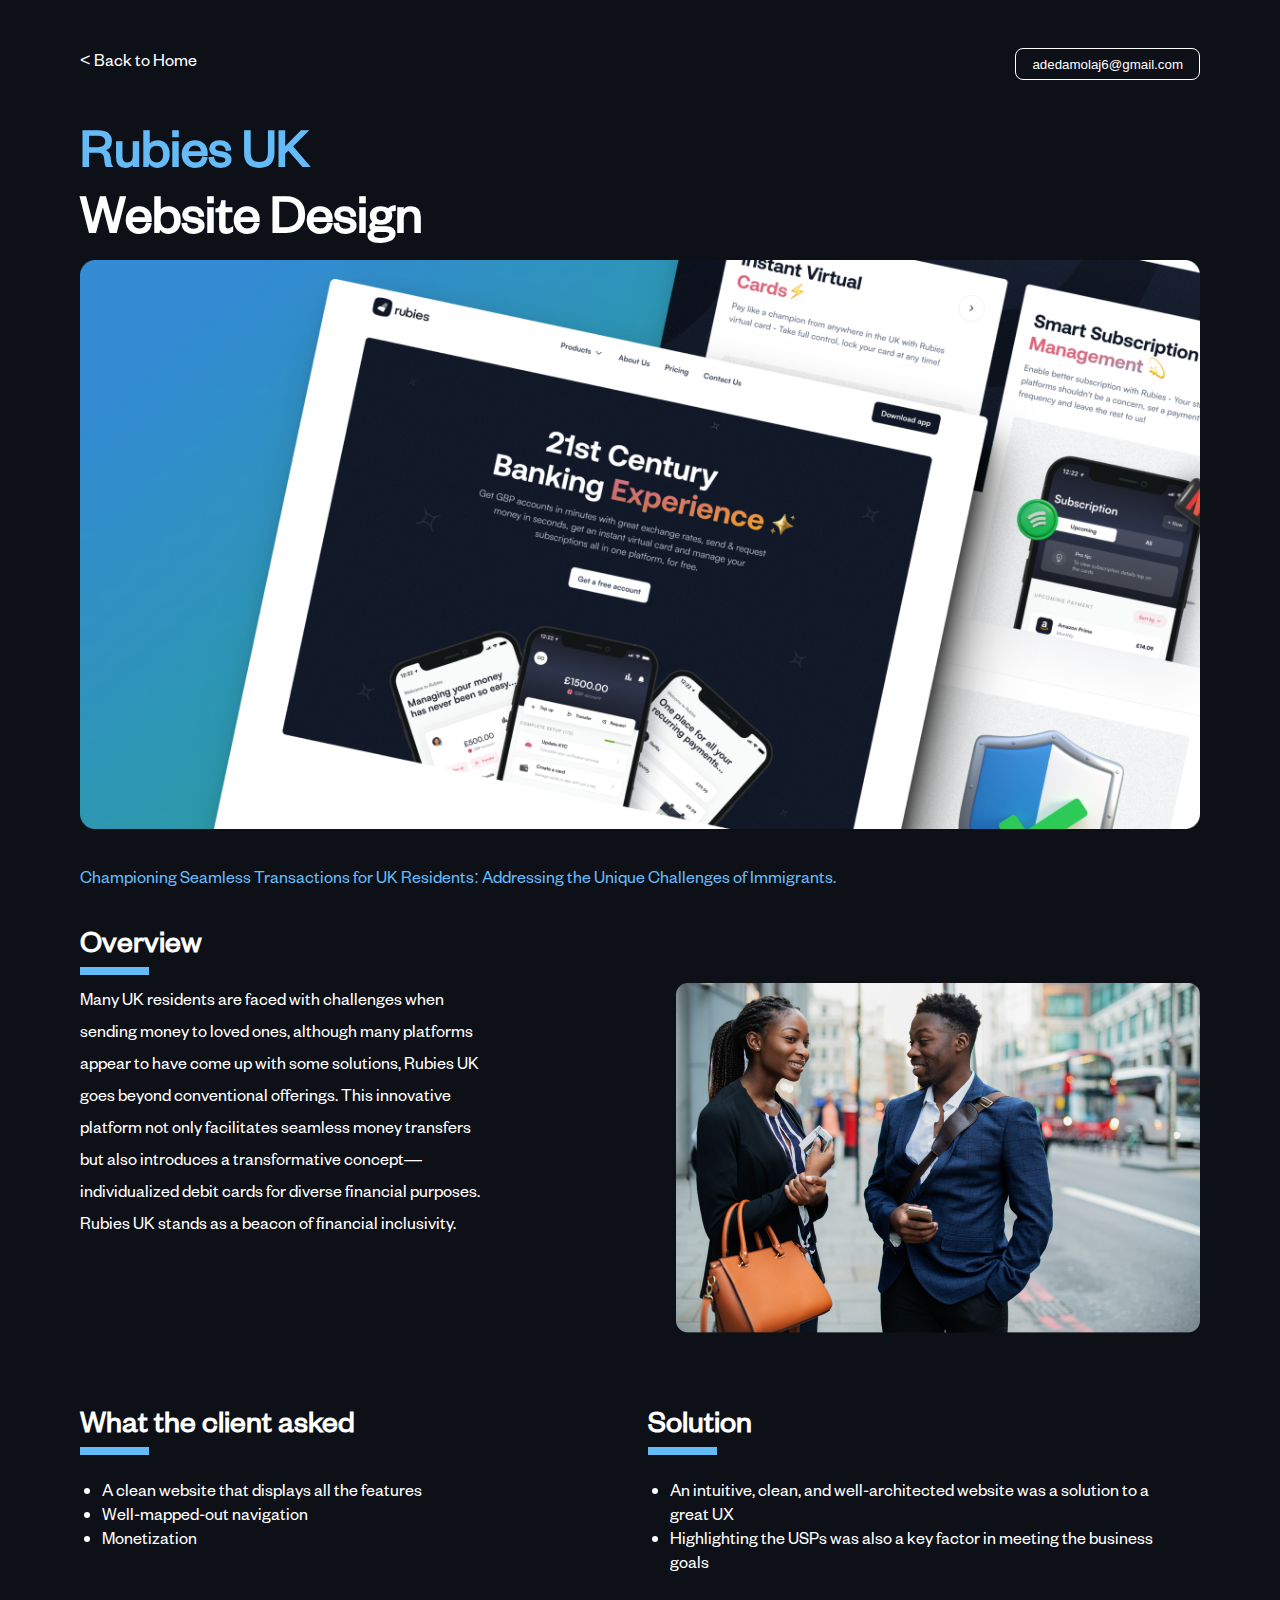
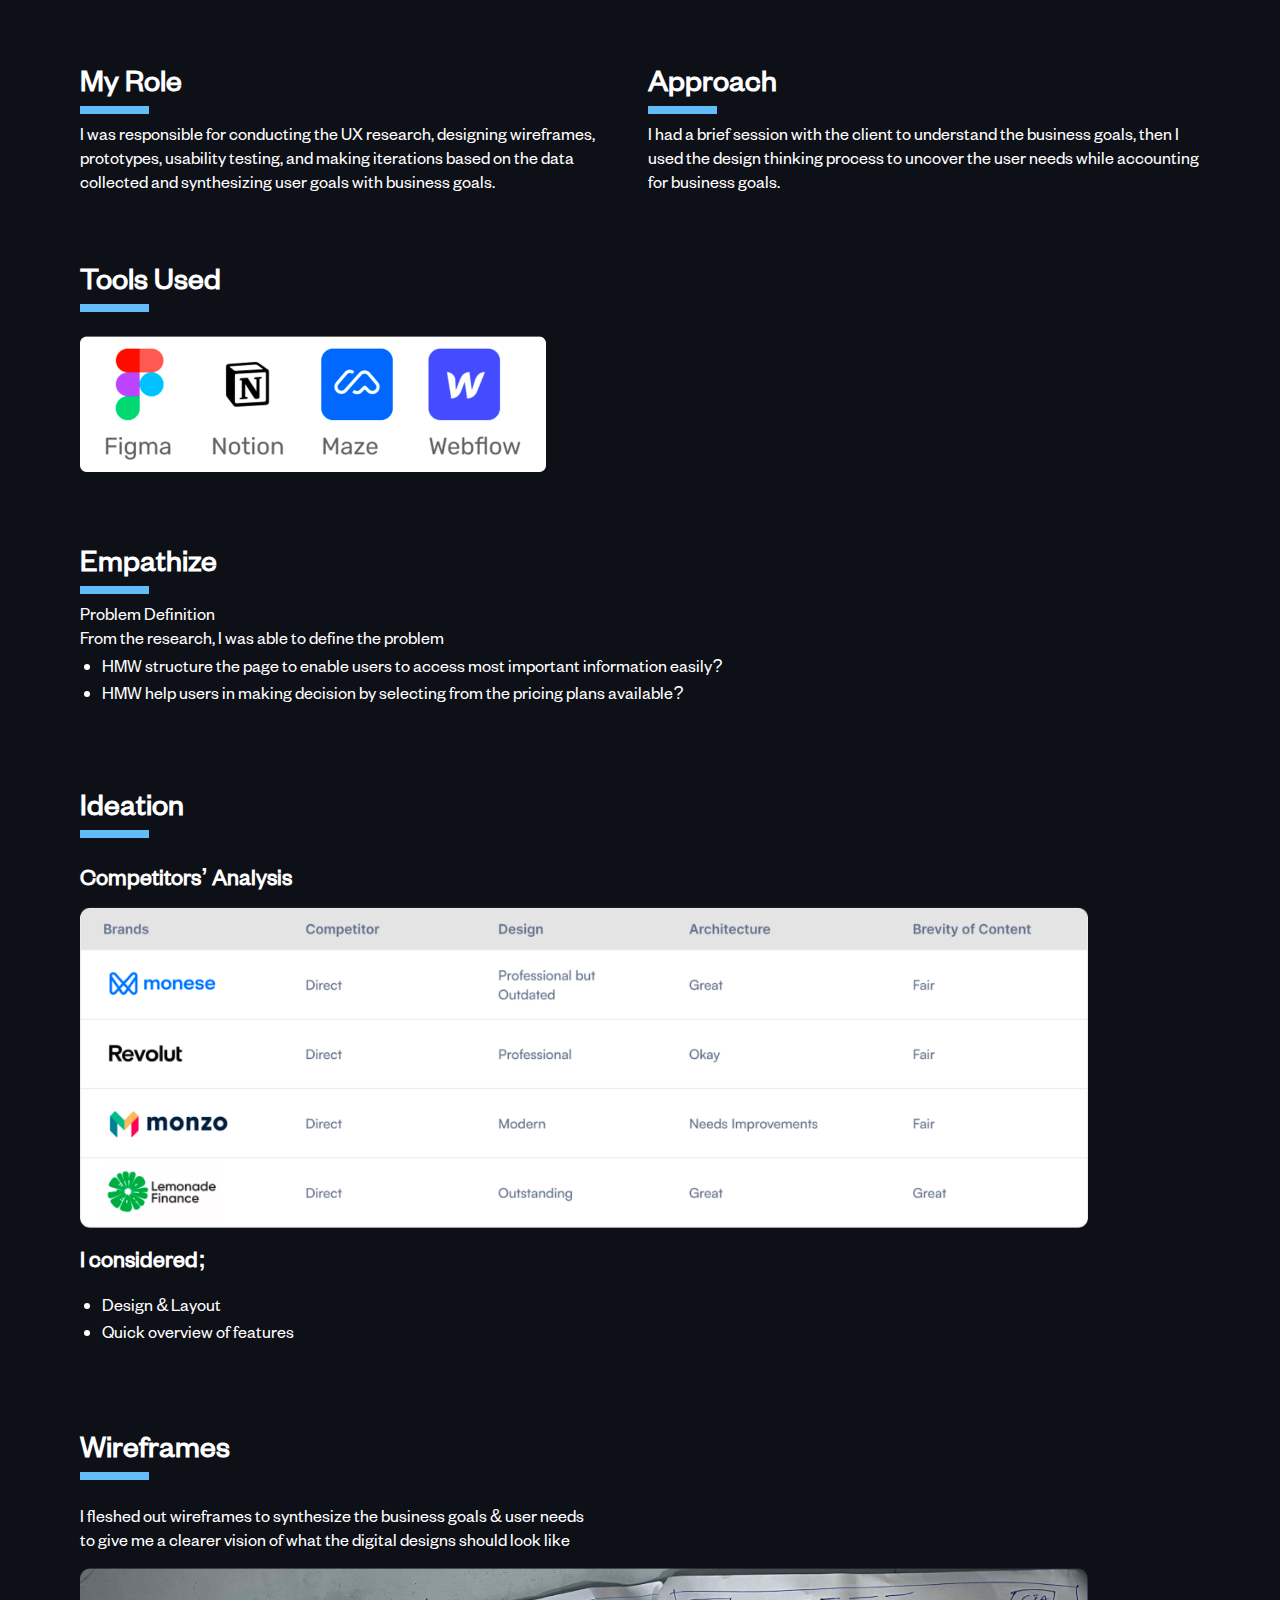
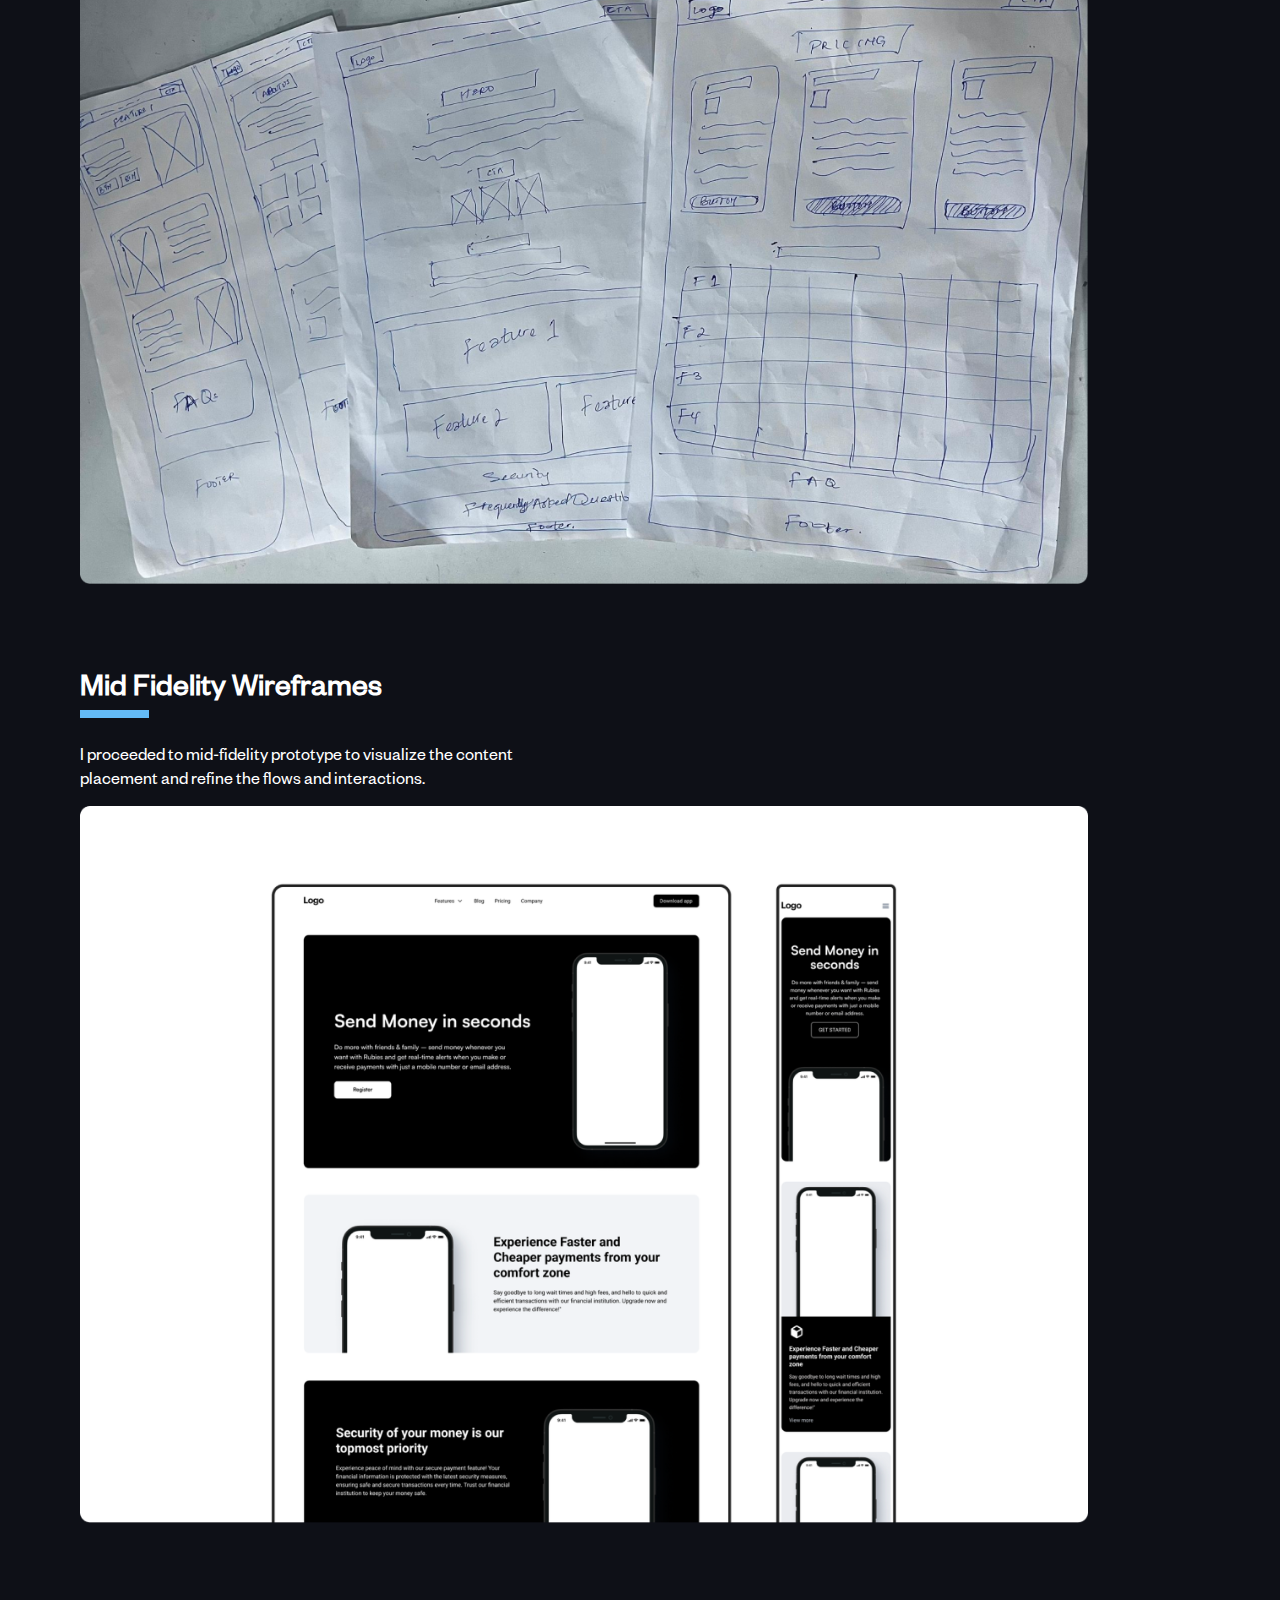
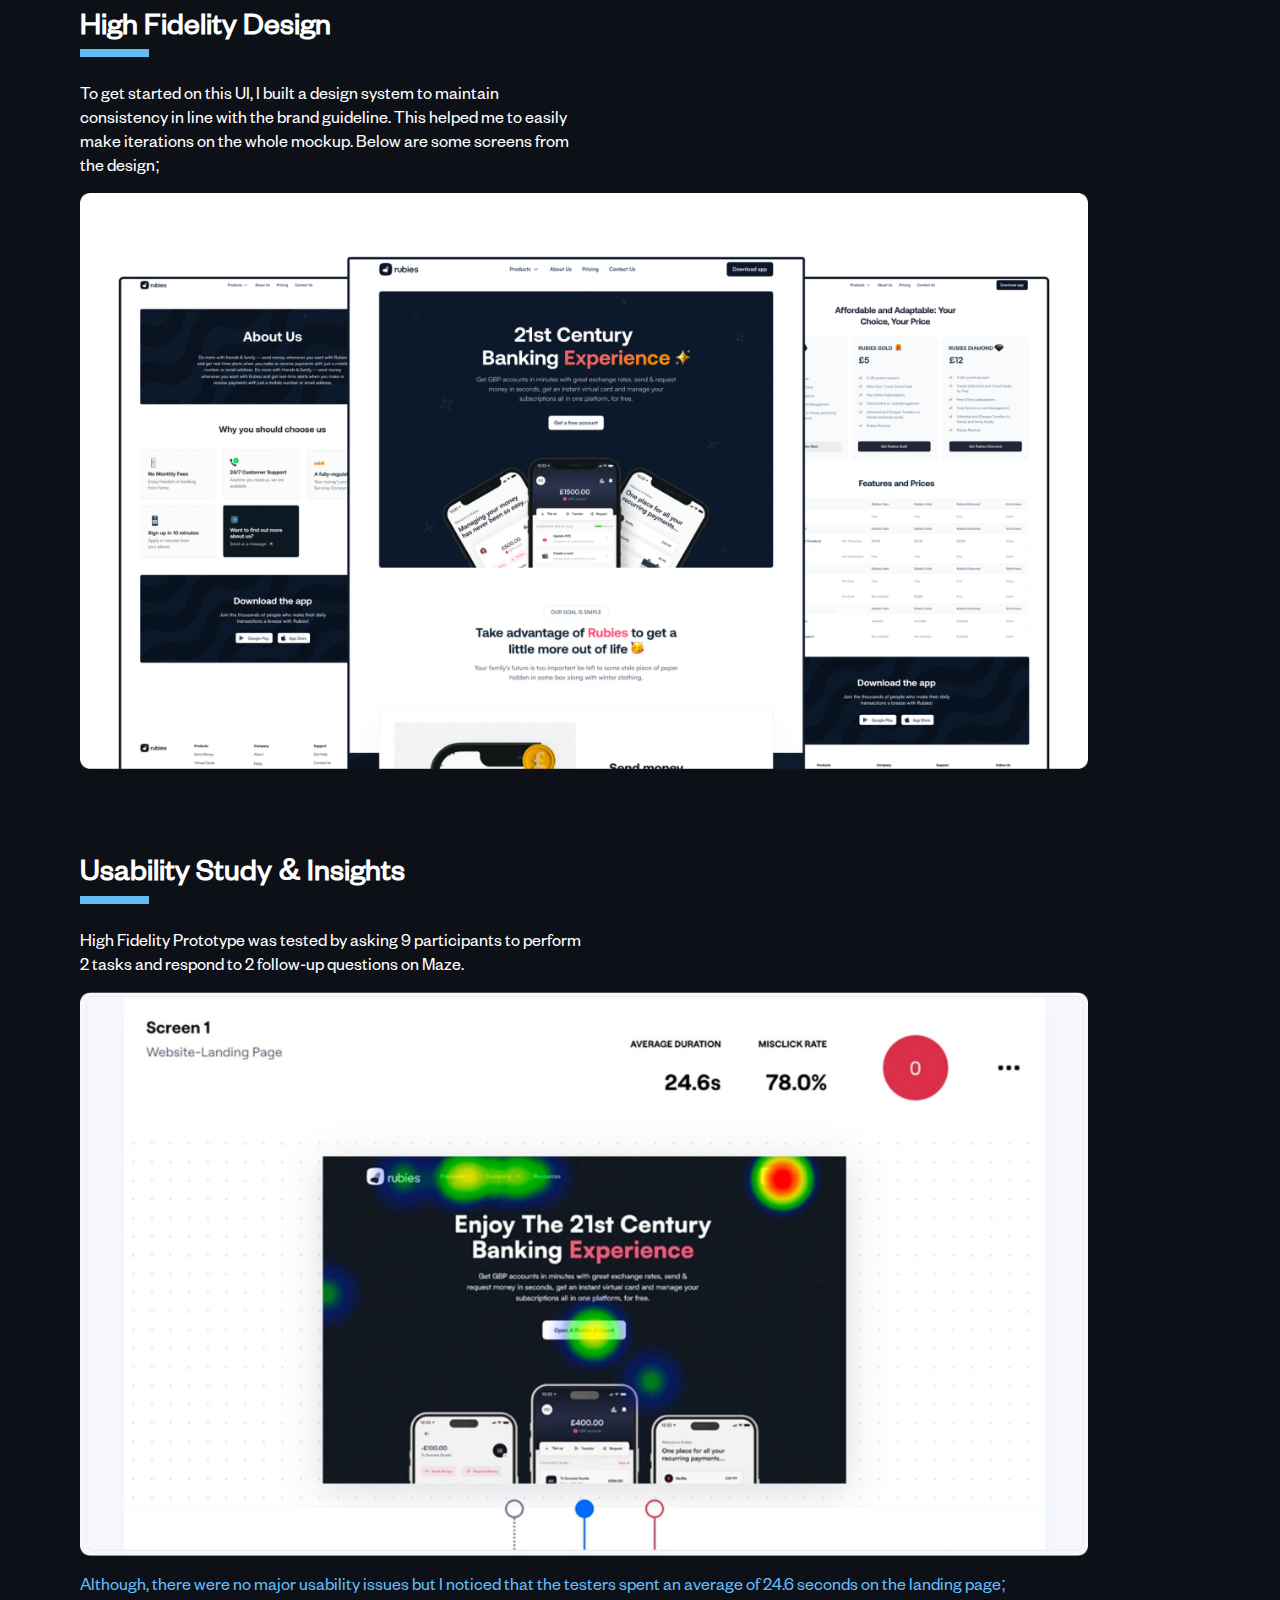
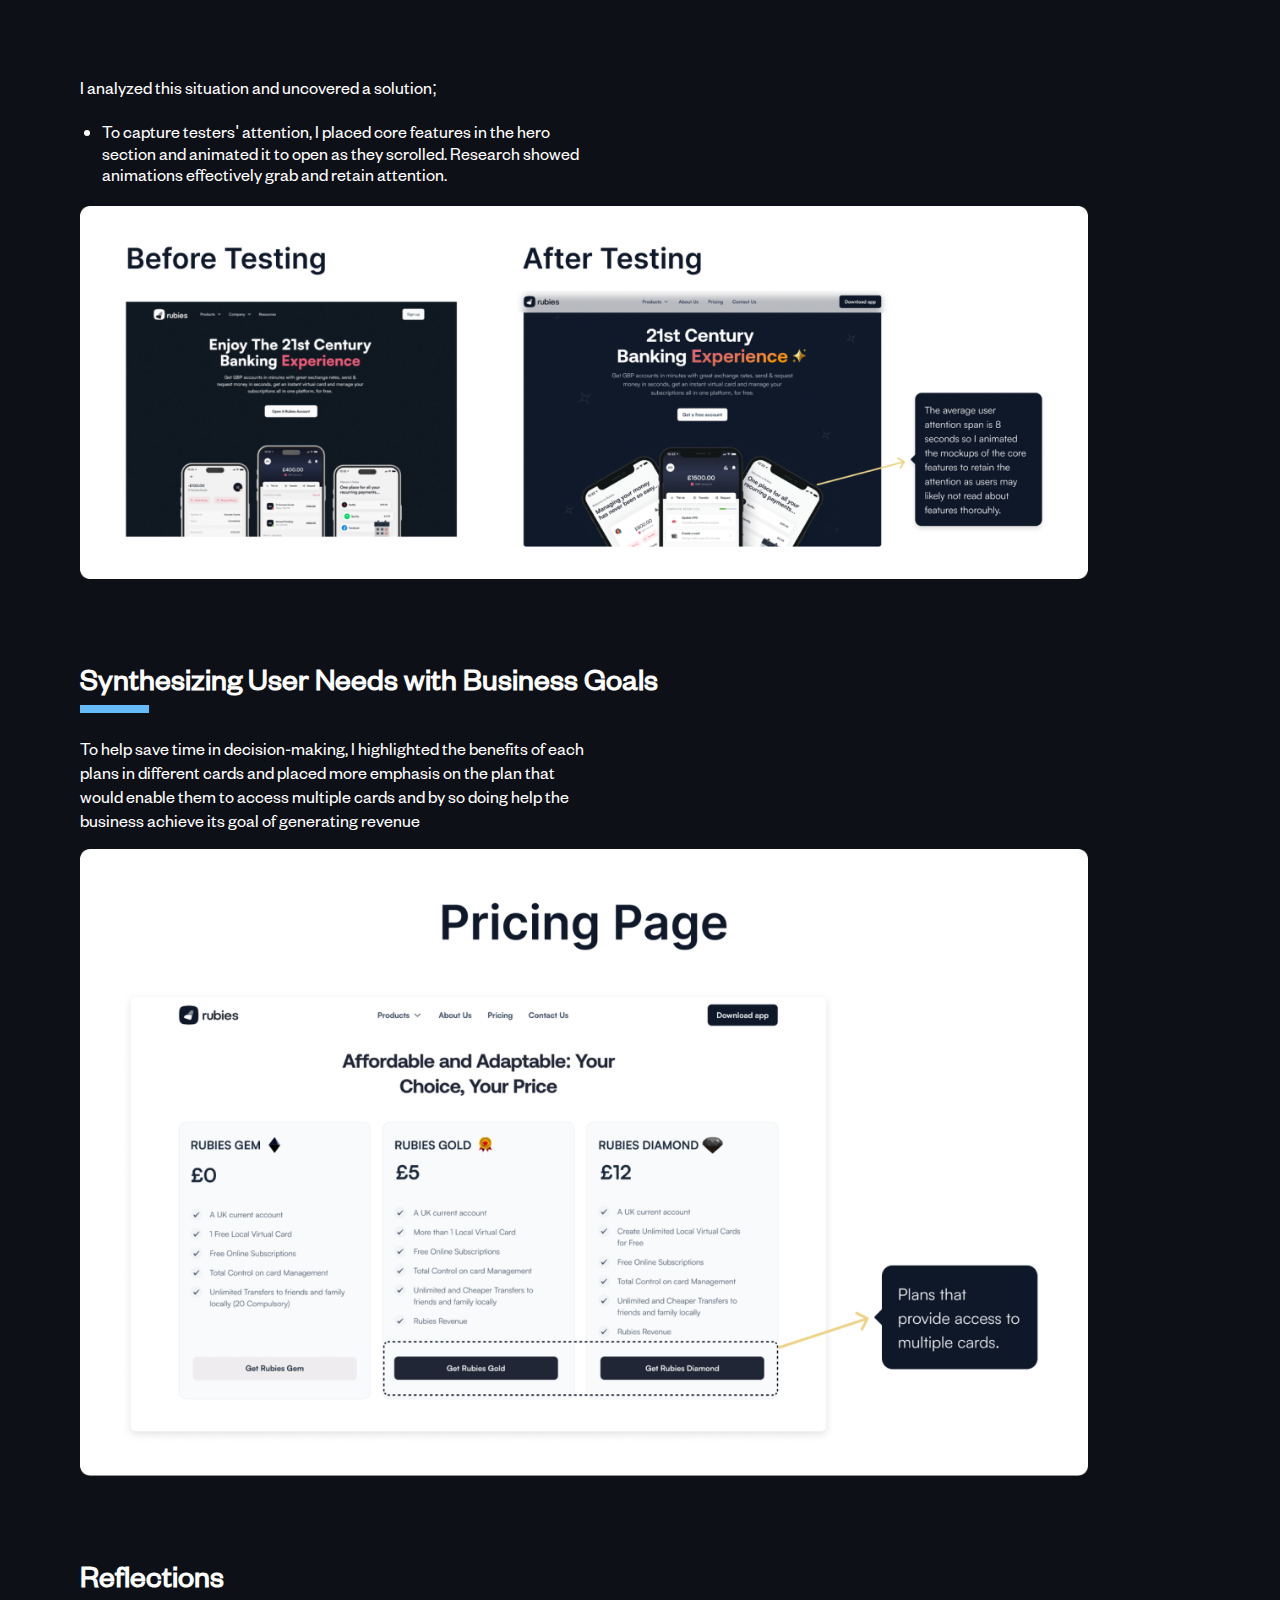
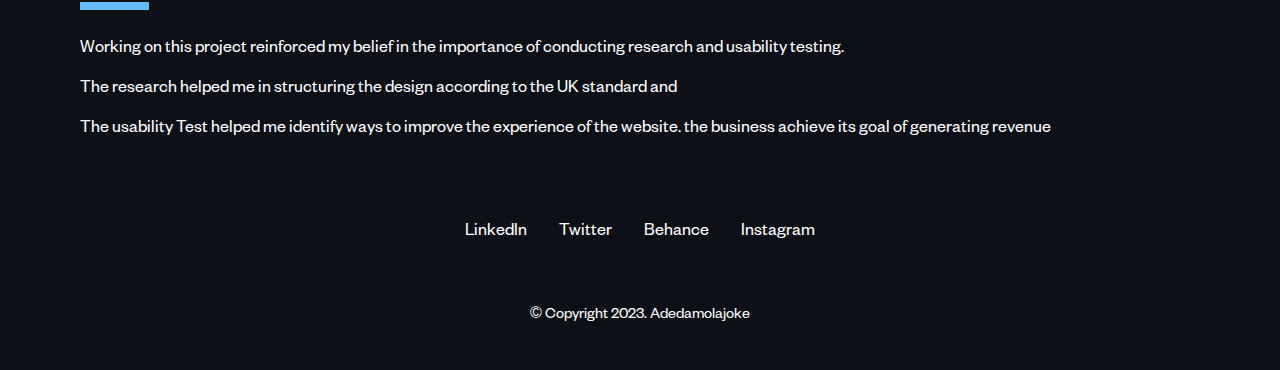
<file: rubies.html>
<!DOCTYPE html>
<html lang="en">
  <head>
    <meta charset="UTF-8" />
    <meta name="viewport" content="width=device-width, initial-scale=1.0" />
    <title>Adamola's Portfolio</title>
    <link rel="stylesheet" href="styles.css" />
  </head>
  <body class="body-style">
    <header style="display: flex; justify-content: space-between">
      <p>
        <a href="index.html">&lt; Back to Home</a>
      </p>
      <button class="header-button-pre">adedamolaj6@gmail.com</button>
    </header>

    <section class="rubies-land">
      <h1 class="rubies-h">
        <span>Rubies UK</span><br />
        Website Design
      </h1>
      <img class="about-img" src="images/731shots_so 1.png" alt="" />
      <p>
        Championing Seamless Transactions for UK Residents: Addressing the
        Unique Challenges of Immigrants.
      </p>
    </section>
    <section>
      <h1 class="rubies-sub-h">Overview</h1>
      <div class="rubies-overviews">
        <div class="rubies-overview-text">
          <p>
            Many UK residents are faced with challenges when sending money to
            loved ones, although many platforms appear to have come up with some
            solutions, Rubies UK goes beyond conventional offerings. This
            innovative platform not only facilitates seamless money transfers
            but also introduces a transformative concept—individualized debit
            cards for diverse financial purposes. Rubies UK stands as a beacon
            of financial inclusivity.
          </p>
        </div>
        <div class="rubies-overview-imgCont">
          <img
            class="rubies-overview-img"
            src="images/rubie-uk-landing.png"
            alt=""
          />
        </div>
      </div>
    </section>
    <section>
      <div>
        <div class="rubies-details">
          <div class="rubies-details-list">
            <h1 class="rubies-sub-h">What the client asked</h1>
            <ul>
              <li>A clean website that displays all the features</li>
              <li>Well-mapped-out navigation</li>
              <li>Monetization</li>
            </ul>
          </div>
          <div class="rubies-details-list">
            <h1 class="rubies-sub-h">Solution</h1>
            <ul>
              <li>
                An intuitive, clean, and well-architected website was a solution
                to a great UX
              </li>
              <li>
                Highlighting the USPs was also a key factor in meeting the
                business goals
              </li>
            </ul>
          </div>
        </div>
        <div class="rubies-details">
          <div class="rubies-details-list">
            <h1 class="rubies-sub-h">My Role</h1>
            <p>
              I was responsible for conducting the UX research, designing
              wireframes, prototypes, usability testing, and making iterations
              based on the data collected and synthesizing user goals with
              business goals.
            </p>
          </div>
          <div class="rubies-details-list">
            <h1 class="rubies-sub-h">Approach</h1>
            <p>
              I had a brief session with the client to understand the business
              goals, then I used the design thinking process to uncover the user
              needs while accounting for business goals.
            </p>
          </div>
        </div>
      </div>
      <div class="rubies-tools">
        <h1 class="rubies-sub-h">Tools Used</h1>
        <img src="images/rubies-tools.png" />
      </div>
      <div>
        <h1 class="rubies-sub-h">Empathize</h1>
        <p>
          Problem Definition <br />
          From the research, I was able to define the problem
        </p>
        <ul class="rubies-empathize-link">
          <li>
            HMW structure the page to enable users to access most important
            information easily?
          </li>
          <li>
            HMW help users in making decision by selecting from the pricing
            plans available?
          </li>
        </ul>
      </div>
    </section>
    <section>
      <div class="ideation">
        <h1 class="rubies-sub-h">Ideation</h1>
        <h2>Competitors’ Analysis</h2>
        <img src="images/comAnalysis.png" />
        <h2>I considered;</h2>
        <ul class="rubies-empathize-link">
          <li>Design & Layout</li>
          <li>Quick overview of features</li>
        </ul>
      </div>
      <div class="ideation">
        <h1 class="rubies-sub-h">Wireframes</h1>
        <p class="word-resp">
          I fleshed out wireframes to synthesize the business goals & user needs
          to give me a clearer vision of what the digital designs should look
          like
        </p>
        <img src="images/rubies-wireframe.png" alt="wireframe" />
      </div>
      <div class="ideation">
        <h1 class="rubies-sub-h">Mid Fidelity Wireframes</h1>
        <p class="word-resp">
          I proceeded to mid-fidelity prototype to visualize the content
          placement and refine the flows and interactions.
        </p>
        <img src="images/rubies-min-wireframe.png" />
      </div>
      <div class="ideation">
        <h1 class="rubies-sub-h">High Fidelity Design</h1>
        <p class="word-resp">
          To get started on this UI, I built a design system to maintain
          consistency in line with the brand guideline. This helped me to easily
          make iterations on the whole mockup. Below are some screens from the
          design;
        </p>
        <img src="images/rubies-fidelity.png" />
      </div>
      <div class="ideation">
        <h1 class="rubies-sub-h">Usability Study & Insights</h1>
        <p class="word-resp">
          High Fidelity Prototype was tested by asking 9 participants to perform
          2 tasks and respond to 2 follow-up questions on Maze.
        </p>
        <img src="images/rubies-usability.png" />
        <p class="insights">
          Although, there were no major usability issues but I noticed that the
          testers spent an average of 24.6 seconds on the landing page;
        </p>
      </div>
      <div class="ideation">
        <p>I analyzed this situation and uncovered a solution;</p>
        <ul class="rubies-empathize-link">
          <li class="word-resp">
            To capture testers' attention, I placed core features in the hero
            section and animated it to open as they scrolled. Research showed
            animations effectively grab and retain attention.
          </li>
        </ul>
        <img src="images/rubies-testing.png" />
      </div>
      <div class="ideation">
        <h1 class="rubies-sub-h">
          Synthesizing User Needs with Business Goals
        </h1>
        <p class="word-resp">
          To help save time in decision-making, I highlighted the benefits of
          each plans in different cards and placed more emphasis on the plan
          that would enable them to access multiple cards and by so doing help
          the business achieve its goal of generating revenue
        </p>
        <img src="images/rubies-user-need.png" />
      </div>
      <div class="ideation">
        <h1 class="rubies-sub-h">Reflections</h1>
        <p>
          Working on this project reinforced my belief in the importance of
          conducting research and usability testing.
        </p>
        <p>
          The research helped me in structuring the design according to the UK
          standard and
        </p>
        <p>
          The usability Test helped me identify ways to improve the experience
          of the website. the business achieve its goal of generating revenue
        </p>
      </div>
    </section>
    <footer>
      <div>
        <ul class="footer">
          <li>
            <a href="https://linkedin.com/in/adedamolaoyewale" target="_blank"
              >LinkedIn</a
            >
          </li>
          <li><a href="https://x.com/adedamolajoke"></a>Twitter</li>
          <li><a href=""></a>Behance</li>
          <li><a href="https://instagram.com/adedamolajoke"></a>Instagram</li>
        </ul>
      </div>
      <div style="text-align: center">© Copyright 2023. Adedamolajoke</div>
    </footer>
  </body>
  <script src="script.js"></script>
</html>
</file>
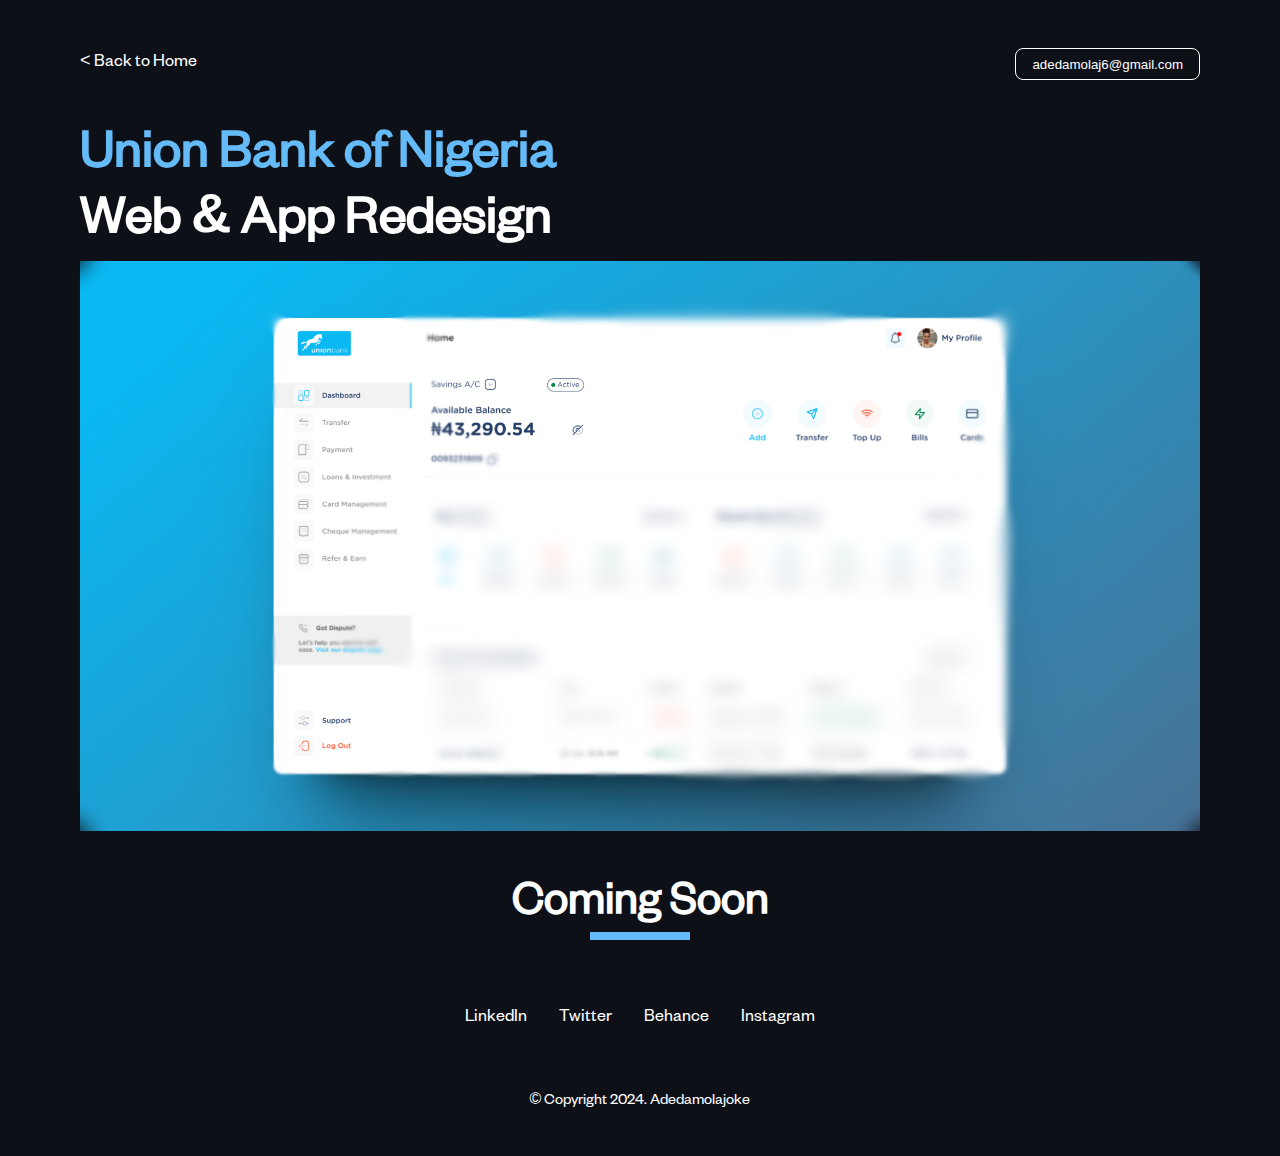
<file: union-bank.html>
<!DOCTYPE html>
<html lang="en">
  <head>
    <meta charset="UTF-8" />
    <meta name="viewport" content="width=device-width, initial-scale=1.0" />
    <title>Adamola's Portfolio</title>
    <link rel="stylesheet" href="styles.css" />
  </head>
  <body class="body-style">
    <header style="display: flex; justify-content: space-between">
      <p>
        <a href="index.html">&lt; Back to Home</a>
      </p>
      <button class="header-button-pre">adedamolaj6@gmail.com</button>
    </header>

    <section class="rubies-land">
      <h1 class="rubies-h">
        <span>Union Bank of Nigeria</span><br />
        Web & App Redesign
      </h1>
      <img class="about-img" src="images/174shots_so 1.png" alt="" />
      <h1 class="ubn-sub-h">Coming Soon</h1>
    </section>
    <footer>
      <div>
        <ul class="footer">
          <li>
            <a href="https://linkedin.com/in/adedamolaoyewale" target="_blank"
              >LinkedIn</a
            >
          </li>
          <li><a href="https://x.com/adedamolajoke"></a>Twitter</li>
          <li><a href=""></a>Behance</li>
          <li><a href="https://instagram.com/adedamolajoke"></a>Instagram</li>
        </ul>
      </div>
      <div style="text-align: center">© Copyright 2024. Adedamolajoke</div>
    </footer>
  </body>
  <script src="script.js"></script>
</html>
</file>
<file: styles.css>
:root {
  --secondary-color: #fff050; /* Set your desired color value */
  --rubiese: #64bbf7;
  --apvertises: #489e85;
}

@font-face {
  font-family: "Test Founders Grotesk";
  src: url("assets/fonts/Test\ Founders\ Grotesk\ 400.otf") format("opentype");
  /* Add other font formats if available */
  font-weight: normal;
  font-style: normal;
}

* {
  padding: 0;
  margin: 0;
  box-sizing: border-box;
}
body {
  font-family: "Test Founders Grotesk", sans-serif;
}
a,
a {
  text-decoration: none;
  color: inherit;
}
a:visited {
  color: rgb(225, 225, 225);
}
br {
  margin: 1rem o;
}
p,
a,
ol,
ul {
  font-size: 18px;
}
.word-resp {
  width: 50%;
}
/* 
=====================================================
              LANDING PAGE STYLES 
=====================================================
*/

.stars-container {
  position: fixed;
  z-index: -1;
  width: 100%;
  height: 100%;
  background: url("images/star.png") no-repeat;
  animation: fadeInOut 5s infinite;
}

.stars-container:nth-child(1) {
  top: 10%;
  left: 20%;
  animation-delay: 0s;
}

.stars-container:nth-child(2) {
  top: 30%;
  left: 50%;
  animation-delay: 0.5s;
}

.stars-container:nth-child(3) {
  top: 50%;
  left: 80%;
  animation-delay: 1s;
}

.stars-container:nth-child(4) {
  top: 70%;
  left: 10%;
  animation-delay: 1.5s;
}

.stars-container:nth-child(5) {
  top: 90%;
  left: 40%;
  animation-delay: 2s;
}

.stars-container:nth-child(6) {
  top: 20%;
  left: 70%;
  animation-delay: 2.5s;
}

.stars-container:nth-child(7) {
  top: 40%;
  left: 90%;
  animation-delay: 3s;
}

.stars-container:nth-child(8) {
  top: 60%;
  left: 30%;
  animation-delay: 3.5s;
}

.stars-container:nth-child(9) {
  top: 80%;
  left: 60%;
  animation-delay: 4s;
}

.stars-container:nth-child(10) {
  top: 10%;
  left: 90%;
  animation-delay: 4.5s;
}

@keyframes fadeInOut {
  0%,
  100% {
    opacity: 0;
  }
  50% {
    opacity: 1;
  }
}
.body-style {
  background-color: #0e1017;
  color: #fff;
  padding: 3rem 5rem;
  /* font-family: "Founders Grotesk", sans-serif; */
}
p {
  line-height: 1.5rem;
}
.ahref {
  color: var(--secondary-color);
  text-decoration: none;
  font-size: 22px;
}
.nav {
  display: flex;
  text-decoration: none;
  list-style: none;
  justify-content: center;
  gap: 2rem;
  cursor: pointer;
}

.selected {
  color: var(--secondary-color);
}
body.modal-open {
  overflow: hidden;
}
.modal {
  display: none;
  position: fixed;
  top: 0;
  left: 0;
  padding-top: 100px;
  width: 100%;
  height: 100%;
  background-color: rgba(0, 0, 0, 0.5);
  justify-content: center;
  align-items: center;
  overflow-y: scroll;
}

.modal-content {
  background-color: rgba(14, 16, 23, 1);
  width: 45%;
  padding: 20px;
  border-radius: 8px;
  text-align: center;
}
.modal-content h2 {
  color: var(--secondary-color);
  font-size: 32px;
  width: 70%;
  margin: 2rem auto;
}

/* Additional styling for the form */
.modal-content form {
  display: flex;
  flex-direction: column;
}

.modal-content form label {
  text-align: left;
  margin-bottom: 1rem;
}

.modal-content form input,
.modal-content form textarea {
  width: calc(100% - 20px);
  padding: 18px;
  margin-bottom: 1rem;
  background-color: rgba(208, 213, 221, 0.05);
  color: white;
  border: none;
  border-radius: 4px;
  box-sizing: border-box;
}

/* Arrange first name and last name side by side */
.modal-content form .form-group {
  display: flex;
  justify-content: space-between;
}

.modal-content form .form-group input {
  width: calc(48% - 5px);
}

.modal-content form textarea {
  height: 120px; /* Increase the height of the textarea */
  resize: vertical; /* Allow vertical resizing */
}

.modal-content form button {
  background-color: var(--secondary-color);
  padding: 1.4rem 1rem;
  font-weight: bold;
  font-size: 1rem;
  border: none;
  border-radius: 0.9rem;
  cursor: pointer;
  width: 98%;
}
.close {
  color: #aaa;
  float: right;
  font-size: 28px;
  font-weight: bold;
  cursor: pointer;
}
.header {
  display: flex;
  justify-content: space-between;
  margin: 2rem 0;
}

.header-button,
.header-button-pre {
  background-color: transparent;
  border: 1px solid white;
  color: white;
  height: 2rem;
  padding: 0 1rem;
  border-radius: 0.5rem;
  outline: none;
  cursor: pointer;
}

.title {
  max-width: 43.4rem;
}
.title-h {
  font-size: 5rem;
  margin: 1rem 0;
}
.title-p {
  margin-bottom: 1rem;
}
.title-button {
  background-color: var(--secondary-color);
  padding: 0.8rem 1.5rem;
  border: none;
  border-radius: 0.5rem;
  margin: 2rem 0;
}
.case-study-h {
  font-size: 4rem;
  margin: 3rem 0;
}
.case-study-h::after {
  content: "";
  display: block;
  margin: 1rem 0;
  width: 9.3rem;
  height: 1rem;
  background-color: var(--secondary-color);
}

.case-studies {
  display: flex;
  justify-content: space-between;
  margin-bottom: 3rem;
  gap: 1rem;
}
.case-studies:nth-child(odd) {
  flex-direction: row-reverse;
}
.case-studies:nth-child(4) .case-studies-imgCont {
  padding: 7% 13%;
}
.case-studies-text {
  width: 32rem;
}
.case-studies-text-h {
  font-size: 3rem;
  margin-bottom: 2rem;
}
.case-studies .case-studies-text > a {
  color: var(--secondary-color);
}
.case-studies-imgCont {
  padding: 7% 15%;
  background-color: rgba(44, 50, 69, 0.1);
  display: flex;
  justify-content: center;
  border-radius: 1rem;
}
.case-studies-img {
  object-fit: contain;
}
.user-interface {
  width: 100%;
  display: flex;
  flex-direction: column;
  justify-content: center;
  flex-wrap: wrap;
  flex-grow: 1;
  gap: 1rem;
}
.user-interface-img {
  width: 100%;
  display: flex;
  gap: 1rem;
}
.user-interface-img img {
  width: 50%;
}
.footer {
  display: flex;
  text-decoration: none;
  list-style: none;
  justify-content: center;
  gap: 2rem;
  cursor: pointer;
  margin: 4rem 0;
}

@media screen and (max-width: 1200px) {
  .modal-content {
    width: 80%;
  }
}
@media screen and (max-width: 768px) {
  .word-resp {
    width: 100%;
  }
  .body-style {
    padding: 3rem 1rem;
  }
  .header {
    display: flex;
    flex-direction: column;
    justify-content: center;
  }
  .header-button {
    width: 80%;
    margin: 1rem auto;
  }

  .header img {
    width: 30%;
    margin: 1rem auto;
  }
  .modal-content {
    width: 100%;
  }
  .title {
    width: 100%;
  }
  .title-h {
    font-size: 3rem;
    margin: 1rem 0;
  }
  .case-study-h {
    font-size: 2.7rem;
  }
  .case-studies-text-h {
    font-size: 2rem;
  }
  .case-studies {
    display: flex;
    flex-direction: column;
  }
  .case-studies:nth-child(3),
  .case-studies:nth-child(5) {
    flex-direction: column;
  }
  .case-studies-text {
    width: 100%;
  }
  .user-interface-img {
    width: 100%;
    flex-direction: column;

    gap: 1rem;
  }
  .user-interface-img img {
    width: 100%;
  }
}

/* 
=====================================================
              LANDING PAGE STYLES END
=====================================================
*/

/* 
=====================================================
              ABOUT PAGE STYLES 
=====================================================
*/
.about-h {
  font-size: 50px;
  margin: 2rem 0;
  font-weight: 900;
}
.about-img {
  margin: 0 0 2rem 0;
  width: 100%;
}
.about-photo-h {
  font-size: 2.2rem;
  margin: 3rem 0;
}
.about-photo-h::after {
  content: "";
  display: block;
  margin: 1rem 0;
  width: 7.3rem;
  height: 0.5rem;
  background-color: var(--secondary-color);
}
.photo-walls {
  width: 80%;
  display: flex;
  justify-content: center;
  gap: 1rem;
  margin: 1rem auto;
}
@media screen and (max-width: 1200px) {
  .photo-walls img {
    width: 50%;
  }
}
/* 
=====================================================
                ABOUT PAGE STYLES END
=====================================================
*/

/* 
=====================================================
              RUBIES CASE STUDY PAGE STYLES
=====================================================
*/

.rubies-land {
  margin: 2rem 0;
}
.rubies-h,
.apvertise-h {
  font-size: 3.5rem;
  margin: 1rem 0;
}
.rubies-h span,
.rubies-land p,
.insights {
  color: var(--rubiese);
}

.rubies-sub-h,
.apvertise-sub-h {
  font-size: 2rem;
}
.rubies-sub-h::after {
  content: "";
  display: block;
  margin: 0.5rem 0;
  width: 4.3rem;
  height: 0.5rem;
  background-color: var(--rubiese);
}
.rubies-overviews {
  display: flex;
  gap: 12rem;
  /* flex-wrap: wrap; */
}
.rubies-overview-text p {
  line-height: 2rem;
}
.rubies-overview-imgCont {
  width: 100%;
}
.rubies-details {
  display: flex;
  justify-content: space-between;
  margin: 4rem 0;
  gap: 1rem;
}
.rubies-details .rubies-details-list {
  width: 50%;
}
.rubies-details ul {
  margin: 1.4rem;
}
.rubies-details ul li {
  line-height: 1.5rem;
}
.rubies-tools {
  width: 100%;
  margin: 3rem 0;
}
.rubies-tools img {
  margin: 1rem 0;
}
.rubies-empathize-link {
  margin: 0 1.4rem;
}
.rubies-empathize-link > li {
  margin: 0.3rem 0;
}
.ideation {
  width: 90%;
  margin: 5rem 0;
  display: flex;
  flex-direction: column;
  gap: 1rem;
}
.ideation img {
  width: 100%;
}

@media screen and (max-width: 1200px) {
  .rubies-h {
    font-size: 2rem;
  }
  .rubies-overviews {
    gap: 1rem;
    /* flex-wrap: wrap; */
  }
  .rubies-overview-text p {
    line-height: 1.5rem;
  }
  .ideation {
    width: 100%;
  }
}
@media screen and (max-width: 720px) {
  .rubies-overviews {
    flex-direction: column;
    gap: 1rem;
    /* flex-wrap: wrap; */
  }
  .rubies-overview-img {
    width: 100%;
  }
  .rubies-details {
    display: block;
  }
  .rubies-details .rubies-details-list {
    width: 100%;
  }
  .rubies-details .rubies-details-list p {
    margin: 2rem 0.5rem;
  }
  .rubies-tools img {
    width: 100%;
  }
}

/* 
=====================================================
              RUBIES CASE STUDY PAGE STYLES END
=====================================================
*/

/* 
=====================================================
              Apvertise CASE STUDY PAGE STYLES
=====================================================
*/
.apvertise-sub-h::after {
  content: "";
  display: block;
  margin: 0.5rem 0;
  width: 4.3rem;
  height: 0.5rem;
  background-color: var(--apvertises);
}
.apvertise-land p,
.apvertise-h span,
.apverstise-col {
  color: var(--apvertises);
}
.apvertise-overview-sec {
  margin-top: 5rem;
  display: flex;
  flex-direction: column;
  gap: 5rem;
}
.rubies-problem {
  display: flex;
  gap: 5rem;
}
.rubies-problem-imgCont {
  width: 100%;
}
.rubies-problem-img {
  width: 100%;
}
.apverstise-col {
  text-align: center;
  margin: 1rem 0;
}
.image-container {
  width: 100%;
  display: grid;
  grid-template-columns: 50% 50%;
  gap: 1rem;
}

.apvertise-solution-image img {
  width: 100%;
  margin-top: 1rem;
}
.apvertise-solution-image p {
  text-align: center;
}
ol {
  display: flex;
  flex-direction: column;
  gap: 0.5rem;
}
ol li {
  line-height: 1.5rem;
}

@media screen and (max-width: 768px) {
  .image-container {
    grid-template-columns: auto;
  }
}
@media screen and (max-width: 1200px) {
  .rubies-problem-img {
    width: 100%;
  }
  .rubies-problem {
    flex-direction: column;
  }
}

.ubn-sub-h {
  font-size: 3rem;
  text-align: center;
}
.ubn-sub-h::after {
  content: "";
  display: block;
  margin: 0.5rem auto;
  width: 6.3rem;
  height: 0.5rem;
  background-color: var(--rubiese);
}
</file>
